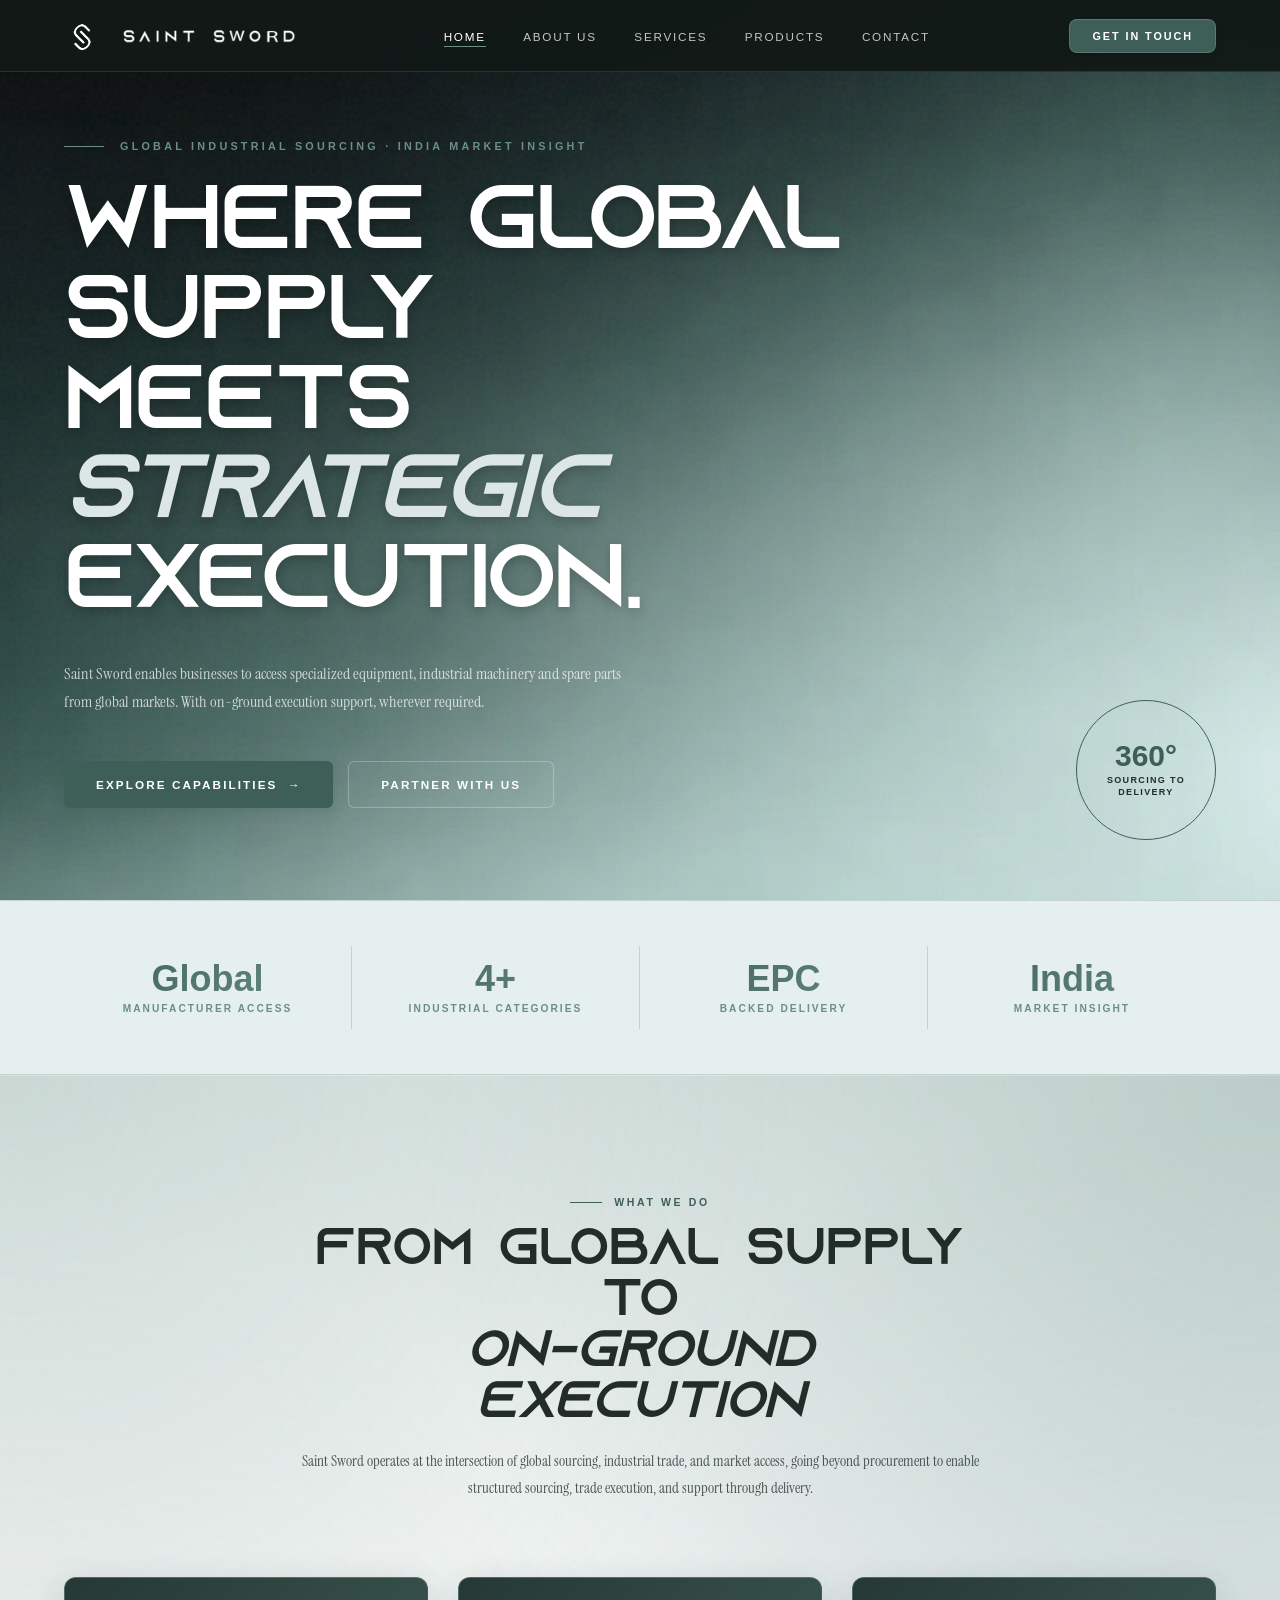
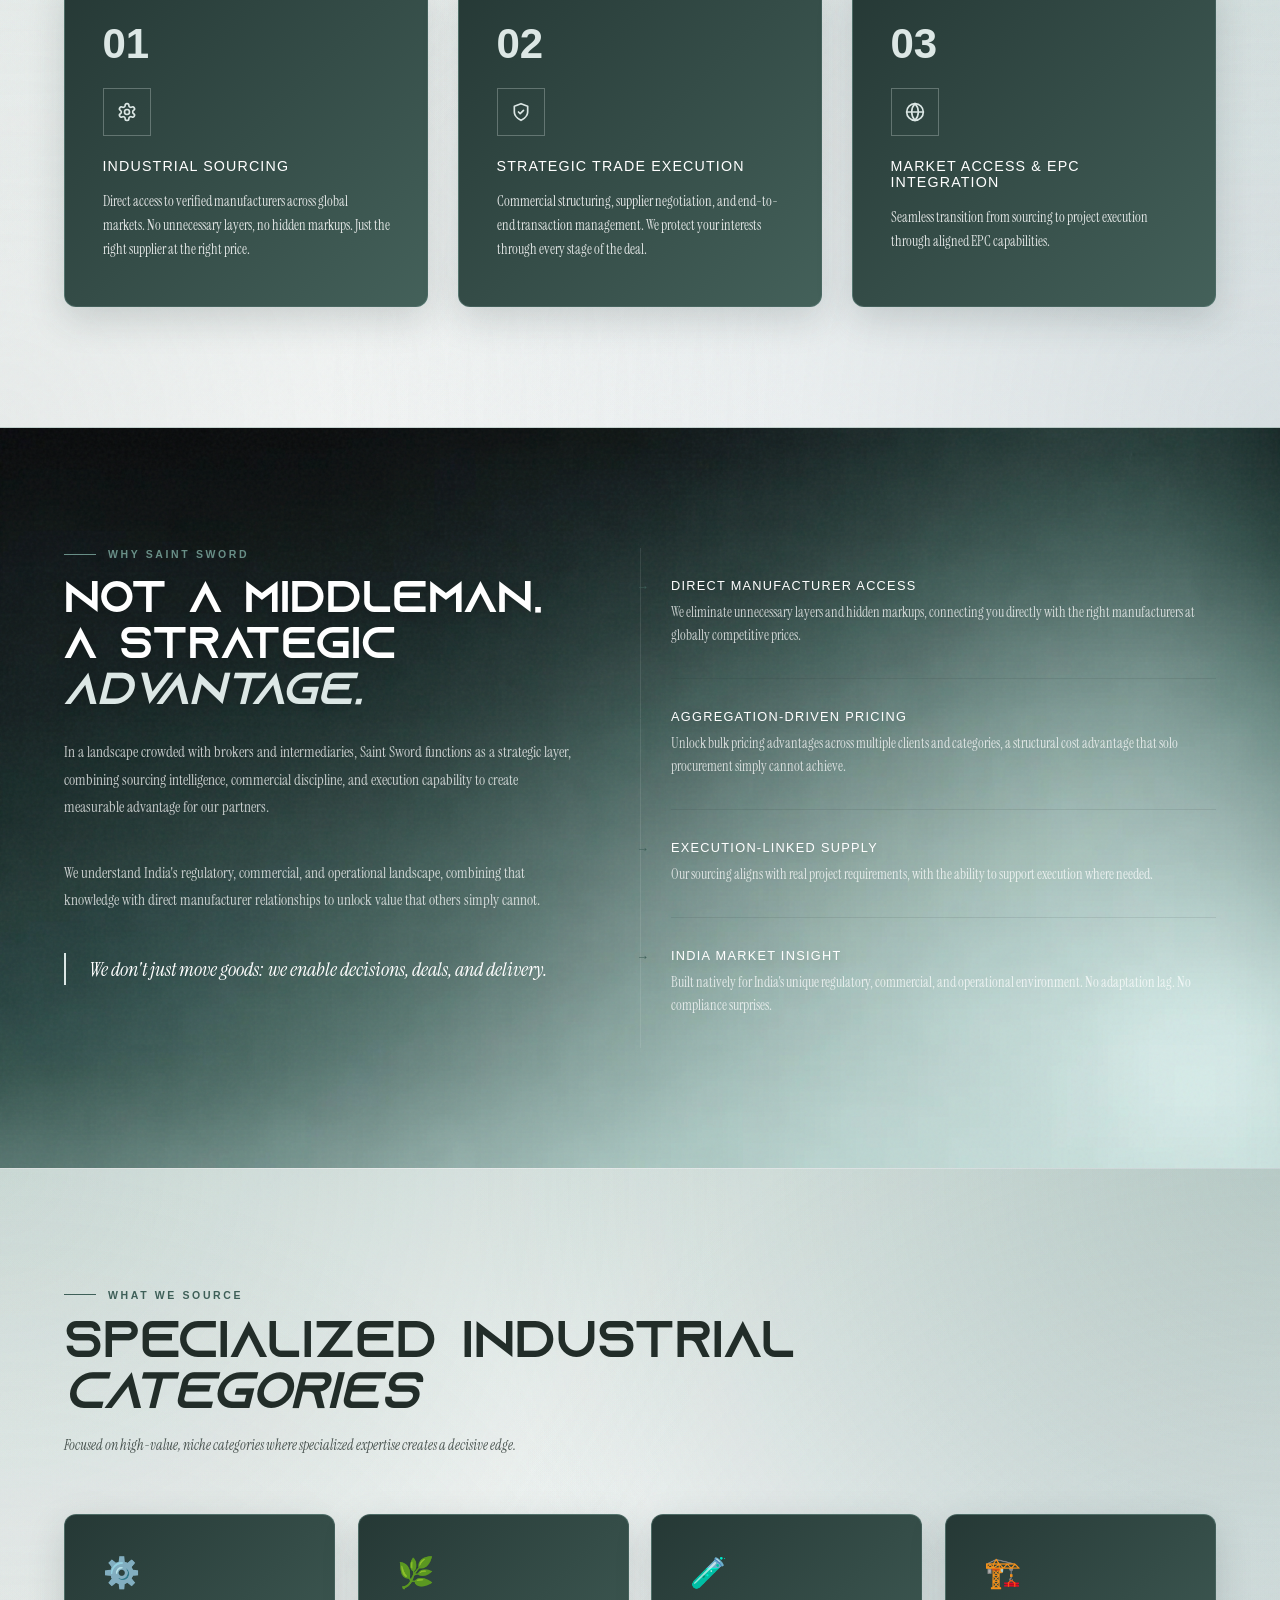
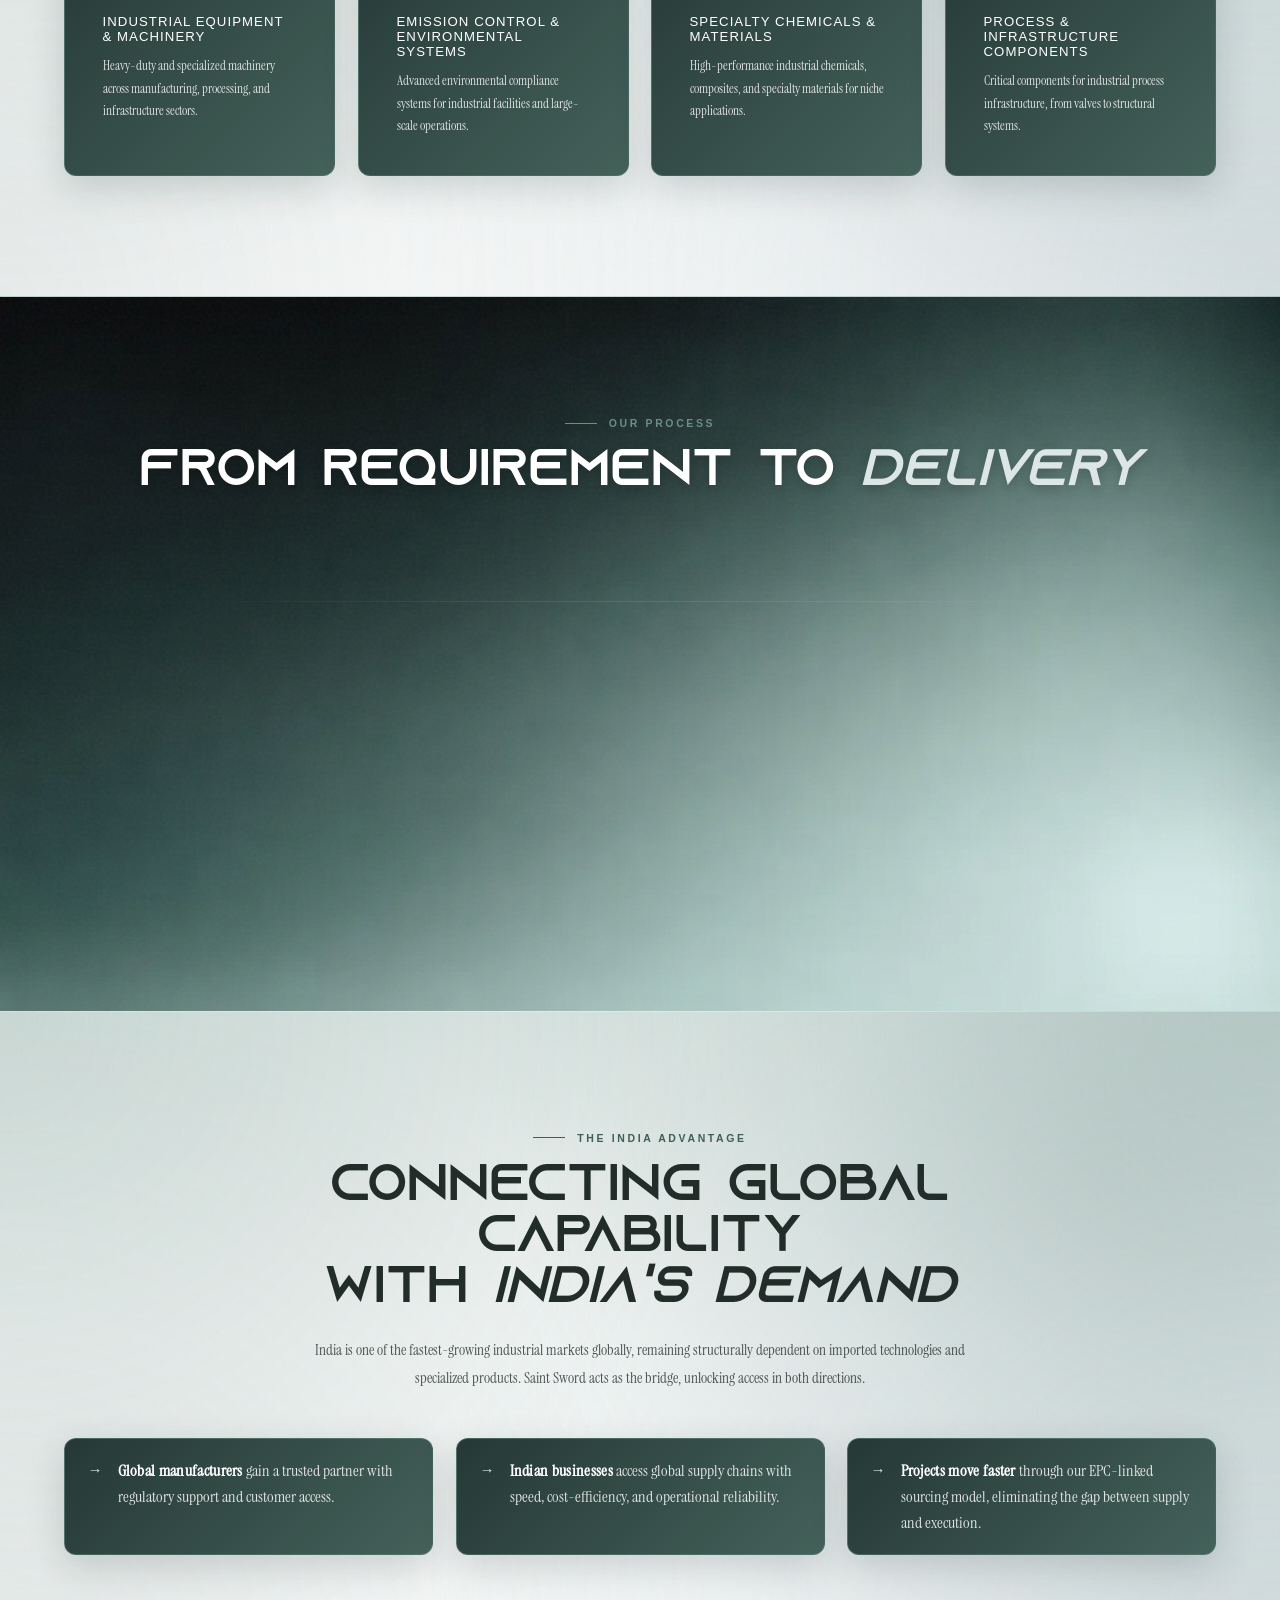
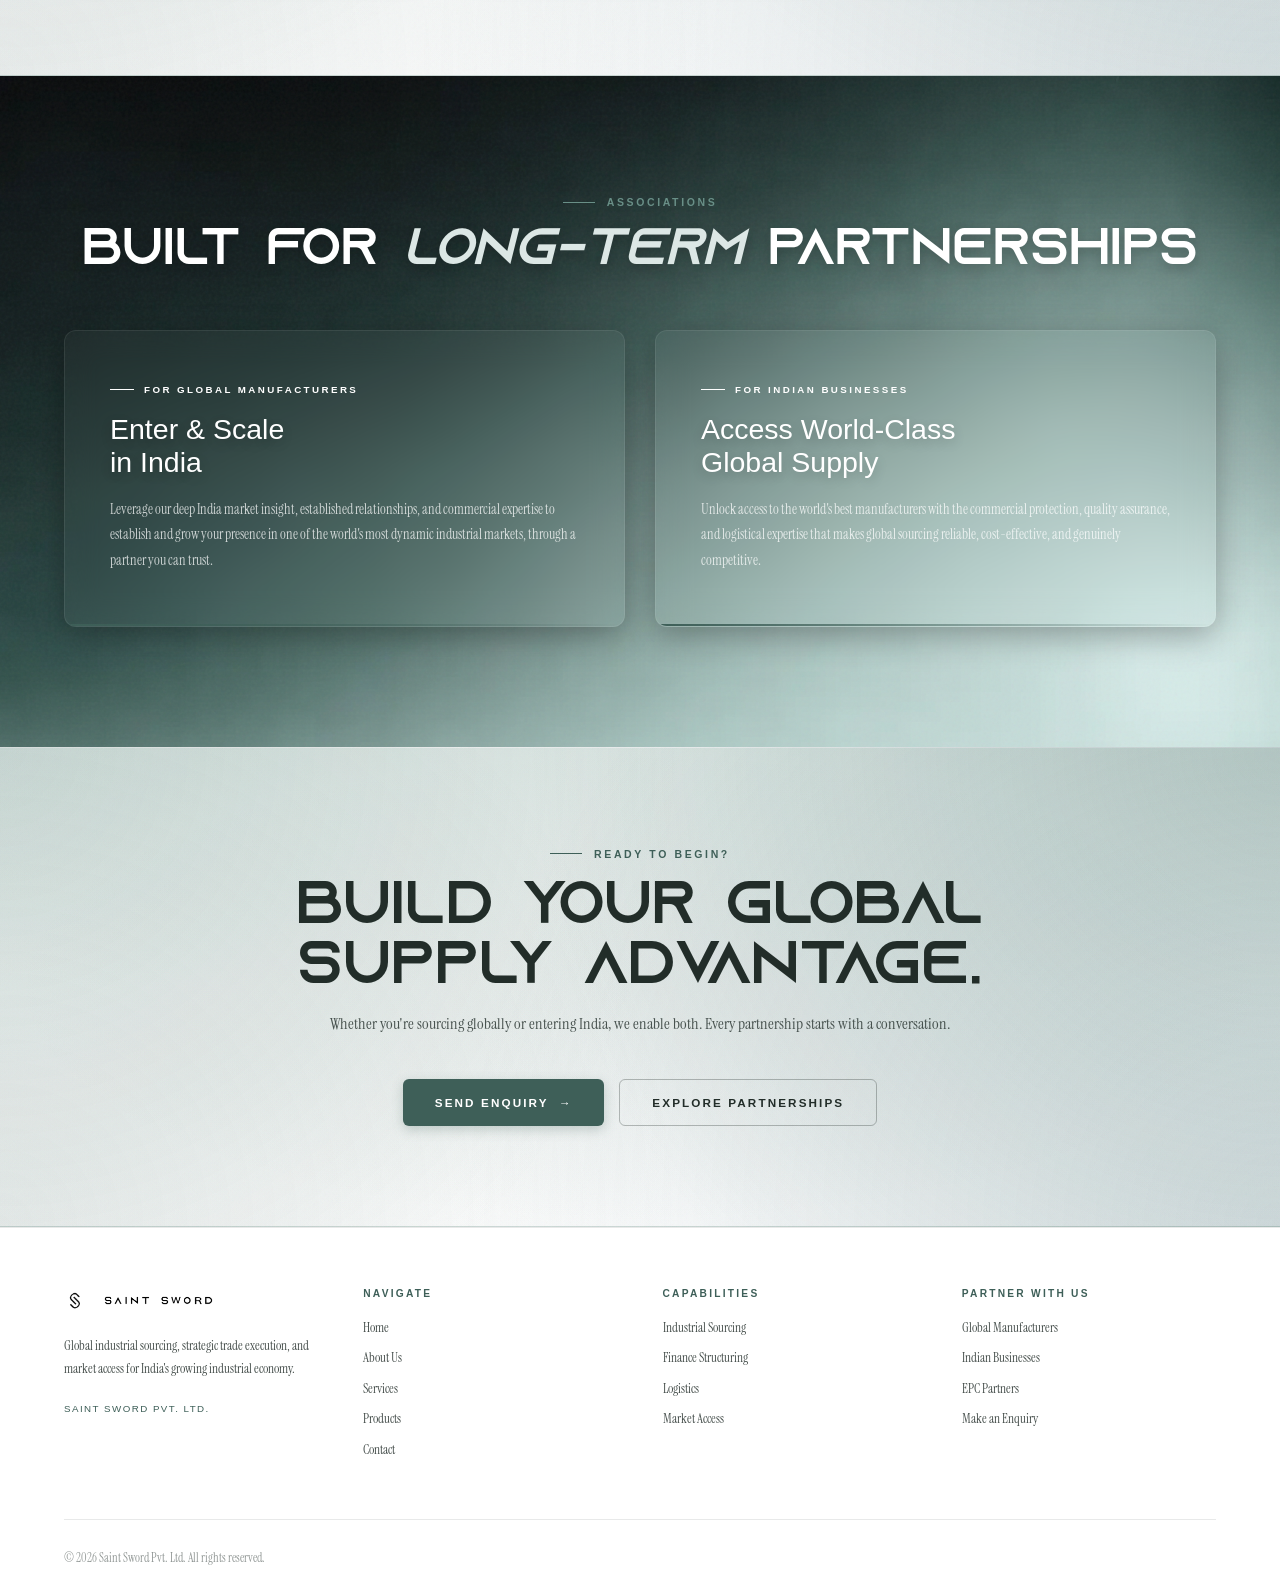
<file: index.html>
<!DOCTYPE html>
<html lang="en">

<head>
  <meta charset="UTF-8">
  <meta name="viewport" content="width=device-width, initial-scale=1.0">
  <meta name="description"
    content="Saint Sword is a premier global industrial sourcing and strategic trade execution firm, specializing in market access for India's growing industrial economy.">
  <meta name="theme-color" content="#0E1412">
  <title>Saint Sword Pvt. Ltd. — Global Industrial Sourcing</title>

  <!-- Favicon -->
  <link rel="icon" type="image/png" href="assets/images/logo.png">

  <!-- DNS prefetch for Google Fonts -->
  <link rel="dns-prefetch" href="https://fonts.googleapis.com">
  <link rel="dns-prefetch" href="https://fonts.gstatic.com">

  <!-- Fonts -->
  <link rel="preconnect" href="https://fonts.googleapis.com">
  <link rel="preconnect" href="https://fonts.gstatic.com" crossorigin>
  <link href="https://fonts.googleapis.com/css2?family=Instrument+Serif:ital@0;1&display=swap" rel="stylesheet">
  <link rel="canonical" href="https://saintsword.in/">

  <!-- Custom Styles -->
  <link rel="stylesheet" href="css/style.css?v=3">
</head>

<body>

  <!-- ═══ NAVIGATION ═══ -->
  <nav>
    <div class="nav-logo" onclick="showPage('home')" role="button" aria-label="Saint Sword Home" tabindex="0"
      onkeydown="if(event.key === 'Enter' || event.key === ' ') { showPage('home'); event.preventDefault(); }">
      <div class="nav-logo-mark">
        <picture>
          <source srcset="assets/images/logo.webp" type="image/webp">
          <img src="assets/images/logo.png" alt="Saint Sword Logo" width="32" height="32" decoding="async">
        </picture>
      </div>
      <div class="nav-logo-text">
        <picture>
          <source srcset="assets/images/logo-text.webp" type="image/webp">
          <img src="assets/images/logo-text.png" alt="SAINT SWORD" width="120" height="28" decoding="async">
        </picture>
      </div>
    </div>
    <ul class="nav-links">
      <li><a href="#" onclick="showPage('home', event)" class="active" id="nav-home">Home</a></li>
      <li><a href="#" onclick="showPage('about', event)" id="nav-about">About Us</a></li>
      <li><a href="#" onclick="showPage('services', event)" id="nav-services">Services</a></li>
      <li><a href="#" onclick="showPage('products', event)" id="nav-products">Products</a></li>
      <li><a href="#" onclick="showPage('contact', event)" id="nav-contact">Contact</a></li>
    </ul>
    <button class="nav-cta" onclick="showPage('contact')">Get in Touch</button>
    <div class="hamburger" onclick="toggleMobile()" id="hamburger" role="button" aria-label="Toggle navigation menu"
      tabindex="0"
      onkeydown="if(event.key === 'Enter' || event.key === ' ') { toggleMobile(); event.preventDefault(); }">
      <span></span><span></span><span></span>
    </div>
  </nav>

  <div class="mobile-menu" id="mobileMenu">
    <div class="mobile-logo" onclick="showPage('home');toggleMobile()" role="button" aria-label="Saint Sword Home"
      tabindex="0"
      onkeydown="if(event.key === 'Enter' || event.key === ' ') { showPage('home'); toggleMobile(); event.preventDefault(); }"
      style="display: flex; align-items: center; gap: 10px; cursor: pointer;">
      <div class="nav-logo-mark" style="width: 40px; height: 40px;">
        <picture style="display: flex; align-items: center; justify-content: center; width: 100%; height: 100%;">
          <source srcset="assets/images/logo.webp" type="image/webp">
          <img src="assets/images/logo.png" alt="Logo" width="40" height="40" decoding="async">
        </picture>
      </div>
      <div class="nav-logo-text" style="height: 30px;">
        <picture style="display: flex; align-items: center; height: 100%;">
          <source srcset="assets/images/logo-text.webp" type="image/webp">
          <img src="assets/images/logo-text.png" alt="SAINT SWORD" width="120" height="30" decoding="async"
            style="height: 100%; width: auto; filter: brightness(0) invert(1);">
        </picture>
      </div>
    </div>
    <a href="#" onclick="showPage('home', event);toggleMobile()">Home</a>
    <a href="#" onclick="showPage('about', event);toggleMobile()">About Us</a>
    <a href="#" onclick="showPage('services', event);toggleMobile()">Services</a>
    <a href="#" onclick="showPage('products', event);toggleMobile()">Products</a>
    <a href="#" onclick="showPage('contact', event);toggleMobile()">Contact</a>
  </div>

  <!-- ═══════════════════════════════════════
       HOME PAGE
  ════════════════════════════════════════ -->
  <main id="main-content">
    <div class="page active" id="page-home">

      <!-- Hero -->
      <section class="hero atmospheric-gradient">
        <div class="hero-grid-lines"></div>
        <div class="hero-content">
          <div class="hero-eyebrow">Global Industrial Sourcing · India Market Insight</div>
          <h1>Where Global Supply<br>Meets <em>Strategic</em><br>Execution.</h1>
          <p class="hero-sub">Saint Sword enables businesses to access specialized equipment, industrial machinery and
            spare parts from global markets. With on-ground execution support, wherever required.</p>
          <div class="hero-btns">
            <button class="btn-primary" onclick="showPage('services')">Explore Capabilities <span
                class="btn-arrow">→</span></button>
            <button class="btn-outline" onclick="showPage('contact')">Partner With Us</button>
          </div>
        </div>
        <div class="hero-badge">
          <span class="hero-badge-num">360°</span>
          <span class="hero-badge-text">Sourcing to<br>Delivery</span>
        </div>
      </section>

      <!-- Stats -->
      <div class="stats-strip">
        <div class="container">
          <div class="stat-item">
            <span class="stat-num">Global</span>
            <span class="stat-label">Manufacturer Access</span>
          </div>
          <div class="stat-item">
            <span class="stat-num">4+</span>
            <span class="stat-label">Industrial Categories</span>
          </div>
          <div class="stat-item">
            <span class="stat-num">EPC</span>
            <span class="stat-label">Backed Delivery</span>
          </div>
          <div class="stat-item">
            <span class="stat-num">India</span>
            <span class="stat-label">Market Insight</span>
          </div>
        </div>
      </div>

      <!-- What We Do -->
      <section class="pillars light-atmospheric-gradient">
        <div class="container">
          <div class="pillars-header">
            <div class="label">What We Do</div>
            <h2>From Global Supply to<br><em>On-Ground Execution</em></h2>
            <p>Saint Sword operates at the intersection of global sourcing, industrial trade, and market access, going
              beyond procurement to enable structured sourcing, trade execution, and support through delivery.</p>
          </div>
          <div class="grid-3">
            <div class="pillar-card">
              <span class="pillar-num">01</span>
              <div class="pillar-icon">
                <svg xmlns="http://www.w3.org/2000/svg" width="20" height="20" viewBox="0 0 24 24" fill="none"
                  stroke="currentColor" stroke-width="2" stroke-linecap="round" stroke-linejoin="round">
                  <path
                    d="M12.22 2h-.44a2 2 0 0 0-2 2v.18a2 2 0 0 1-1 1.73l-.43.25a2 2 0 0 1-2 0l-.15-.08a2 2 0 0 0-2.73.73l-.22.38a2 2 0 0 0 .73 2.73l.15.1a2 2 0 0 1 1 1.72v.51a2 2 0 0 1-1 1.74l-.15.09a2 2 0 0 0-.73 2.73l.22.38a2 2 0 0 0 2.73.73l.15-.08a2 2 0 0 1 2 0l.43.25a2 2 0 0 1 1 1.73V20a2 2 0 0 0 2 2h.44a2 2 0 0 0 2-2v-.18a2 2 0 0 1 1-1.73l.43-.25a2 2 0 0 1 2 0l.15.08a2 2 0 0 0 2.73-.73l.22-.39a2 2 0 0 0-.73-2.73l-.15-.08a2 2 0 0 1-1-1.74v-.5a2 2 0 0 1 1-1.74l.15-.09a2 2 0 0 0 .73-2.73l-.22-.38a2 2 0 0 0-2.73-.73l-.15.08a2 2 0 0 1-2 0l-.43-.25a2 2 0 0 1-1-1.73V4a2 2 0 0 0-2-2z" />
                  <circle cx="12" cy="12" r="3" />
                </svg>
              </div>
              <h3>Industrial Sourcing</h3>
              <p>Direct access to verified manufacturers across global markets. No unnecessary layers, no hidden
                markups.
                Just the right supplier at the right price.</p>
            </div>
            <div class="pillar-card">
              <span class="pillar-num">02</span>
              <div class="pillar-icon">
                <svg xmlns="http://www.w3.org/2000/svg" width="20" height="20" viewBox="0 0 24 24" fill="none"
                  stroke="currentColor" stroke-width="2" stroke-linecap="round" stroke-linejoin="round">
                  <path d="M12 22s8-4 8-10V5l-8-3-8 3v7c0 6 8 10 8 10" />
                  <path d="m9 12 2 2 4-4" />
                </svg>
              </div>
              <h3>Strategic Trade Execution</h3>
              <p>Commercial structuring, supplier negotiation, and end-to-end transaction management. We protect your
                interests through every stage of the deal.</p>
            </div>
            <div class="pillar-card">
              <span class="pillar-num">03</span>
              <div class="pillar-icon">
                <svg xmlns="http://www.w3.org/2000/svg" width="20" height="20" viewBox="0 0 24 24" fill="none"
                  stroke="currentColor" stroke-width="2" stroke-linecap="round" stroke-linejoin="round">
                  <circle cx="12" cy="12" r="10" />
                  <path d="M12 2a14.5 14.5 0 0 0 0 20" />
                  <path d="M2 12h20" />
                  <path d="M12 2a14.5 14.5 0 0 1 0 20" />
                </svg>
              </div>
              <h3>Market Access & EPC Integration</h3>
              <p>Seamless transition from sourcing to project execution through aligned EPC capabilities.</p>
            </div>
          </div>
        </div>
      </section>

      <!-- Why Saint Sword -->
      <section class="why atmospheric-gradient">
        <div class="container">
          <div class="why-grid">
            <div class="why-content">
              <div class="label">Why Saint Sword</div>
              <h2>Not a Middleman.<br>A Strategic <em>Advantage.</em></h2>
              <p>In a landscape crowded with brokers and intermediaries, Saint Sword functions as a strategic layer,
                combining sourcing intelligence, commercial discipline, and execution capability to create measurable
                advantage for our partners.</p>
              <p>We understand India's regulatory, commercial, and operational landscape, combining that knowledge with
                direct manufacturer relationships to unlock value that others simply cannot.</p>
              <div class="why-closing">
                We don't just move goods: we enable decisions, deals, and delivery.
              </div>
            </div>
            <div class="why-features">
              <div class="why-feature">
                <h4>Direct Manufacturer Access</h4>
                <p>We eliminate unnecessary layers and hidden markups, connecting you directly with the right
                  manufacturers at globally competitive prices.</p>
              </div>
              <div class="why-feature">
                <h4>Aggregation-Driven Pricing</h4>
                <p>Unlock bulk pricing advantages across multiple clients and categories, a structural cost advantage
                  that
                  solo procurement simply cannot achieve.</p>
              </div>
              <div class="why-feature">
                <h4>Execution-Linked Supply</h4>
                <p>Our sourcing aligns with real project requirements, with the ability to support execution where
                  needed.
                </p>
              </div>
              <div class="why-feature">
                <h4>India Market Insight</h4>
                <p>Built natively for India's unique regulatory, commercial, and operational environment. No adaptation
                  lag. No compliance surprises.</p>
              </div>
            </div>
          </div>
        </div>
      </section>

      <!-- What We Source -->
      <section class="source-section light-atmospheric-gradient">
        <div class="container">
          <div class="source-header">
            <div class="label">What We Source</div>
            <h2>Specialized Industrial<br><em>Categories</em></h2>
            <p>Focused on high-value, niche categories where specialized expertise creates a decisive edge.</p>
          </div>
          <div class="grid-4">
            <div class="source-card">
              <span class="source-icon">⚙️</span>
              <h3>Industrial Equipment & Machinery</h3>
              <p>Heavy-duty and specialized machinery across manufacturing, processing, and infrastructure sectors.</p>
            </div>
            <div class="source-card">
              <span class="source-icon">🌿</span>
              <h3>Emission Control & Environmental Systems</h3>
              <p>Advanced environmental compliance systems for industrial facilities and large-scale operations.</p>
            </div>
            <div class="source-card">
              <span class="source-icon">🧪</span>
              <h3>Specialty Chemicals & Materials</h3>
              <p>High-performance industrial chemicals, composites, and specialty materials for niche applications.</p>
            </div>
            <div class="source-card">
              <span class="source-icon">🏗️</span>
              <h3>Process & Infrastructure Components</h3>
              <p>Critical components for industrial process infrastructure, from valves to structural systems.</p>
            </div>
          </div>
        </div>
      </section>

      <!-- Process -->
      <section class="process atmospheric-gradient">
        <div class="container">
          <div class="process-header">
            <div class="label" style="justify-content:center">Our Process</div>
            <h2>From Requirement to <em>Delivery</em></h2>
          </div>
          <div class="process-steps">
            <div class="process-step">
              <div class="step-num">01</div>
              <h4>Requirement Mapping</h4>
              <p>Deep-dive into your technical and commercial requirements to define the sourcing brief.</p>
            </div>
            <div class="process-step">
              <div class="step-num">02</div>
              <h4>Supplier Identification</h4>
              <p>We identify and shortlist verified global manufacturers with proven capability.</p>
            </div>
            <div class="process-step">
              <div class="step-num">03</div>
              <h4>Commercial Structuring</h4>
              <p>Negotiate pricing, payment terms, and contractual protections on your behalf.</p>
            </div>
            <div class="process-step">
              <div class="step-num">04</div>
              <h4>Quality Validation</h4>
              <p>Factory inspections and quality assurance before goods leave the source country.</p>
            </div>
            <div class="process-step">
              <div class="step-num">05</div>
              <h4>Logistics & Compliance</h4>
              <p>End-to-end shipping coordination, import compliance, and documentation management.</p>
            </div>
            <div class="process-step">
              <div class="step-num">06</div>
              <h4>Delivery & Integration</h4>
              <p>Final mile delivery and seamless integration with your project or facility.</p>
            </div>
          </div>
        </div>
      </section>

      <!-- Bridge -->
      <section class="bridge light-atmospheric-gradient">
        <div class="container">
          <div class="label" style="justify-content:center">The India Advantage</div>
          <h2>Connecting Global Capability<br>with <em>India's Demand</em></h2>
          <p>India is one of the fastest-growing industrial markets globally, remaining structurally dependent on
            imported
            technologies and specialized products. Saint Sword acts as the bridge, unlocking access in both directions.
          </p>
          <div class="bridge-items">
            <div class="bridge-item">
              <span class="bridge-item-icon">→</span>
              <p><strong style="color: var(--white); font-weight: 700; letter-spacing: 0.02em;">Global
                  manufacturers</strong>
                gain a trusted partner with regulatory
                support and customer access.</p>
            </div>
            <div class="bridge-item">
              <span class="bridge-item-icon">→</span>
              <p><strong style="color: var(--white); font-weight: 700; letter-spacing: 0.02em;">Indian
                  businesses</strong>
                access global supply chains with speed,
                cost-efficiency, and operational reliability.</p>
            </div>
            <div class="bridge-item">
              <span class="bridge-item-icon">→</span>
              <p><strong style="color: var(--white); font-weight: 700; letter-spacing: 0.02em;">Projects move
                  faster</strong>
                through our EPC-linked sourcing model,
                eliminating the gap between supply and execution.</p>
            </div>
          </div>
        </div>
      </section>

      <!-- Partnership -->
      <section class="partners atmospheric-gradient">
        <div class="container">
          <div class="label" style="justify-content:center">Associations</div>
          <h2>Built for <em>Long-Term</em> Partnerships</h2>
          <div class="partner-cards">
            <div class="partner-card" onclick="showPage('contact', null, 'India Market Entry (Global Manufacturers)')"
              style="cursor: pointer;">
              <div class="partner-type">For Global Manufacturers</div>
              <h3>Enter & Scale<br>in India</h3>
              <p>Leverage our deep India market insight, established relationships, and commercial expertise to
                establish
                and grow your presence in one of the world's most dynamic industrial markets, through a partner you can
                trust.</p>
            </div>
            <div class="partner-card" onclick="showPage('contact', null, 'Industrial Sourcing Requirement')"
              style="cursor: pointer;">
              <div class="partner-type">For Indian Businesses</div>
              <h3>Access World-Class<br>Global Supply</h3>
              <p>Unlock access to the world's best manufacturers with the commercial protection, quality assurance, and
                logistical expertise that makes global sourcing reliable, cost-effective, and genuinely competitive.</p>
            </div>
          </div>
        </div>
      </section>

      <!-- CTA -->
      <section class="cta-band light-atmospheric-gradient">
        <div class="container">
          <div class="label" style="justify-content:center">Ready to Begin?</div>
          <h2>Build Your Global<br>Supply Advantage.</h2>
          <p>Whether you're sourcing globally or entering India, we enable both. Every partnership starts with a
            conversation.</p>
          <div class="cta-btns">
            <button class="btn-primary" onclick="showPage('contact')">Send Enquiry <span
                class="btn-arrow">→</span></button>
            <button class="btn-outline" onclick="showPage('contact')">Explore Partnerships</button>
          </div>
        </div>
      </section>

    </div>

    <!-- ═══════════════════════════════════════
       ABOUT PAGE
  ════════════════════════════════════════ -->
    <div class="page" id="page-about">

      <div class="about-hero atmospheric-gradient">
        <div class="about-hero-grid"></div>
        <div class="about-hero-content container">
          <div class="label">About Saint Sword</div>
          <h1>Building the Infrastructure<br>Behind <em>Global Trade</em></h1>
          <p>We exist to bridge the gap between industrial access and operational friction.</p>
        </div>
      </div>

      <section class="about-story light-atmospheric-gradient">
        <div class="container">
          <div class="about-story-grid">
            <div class="about-story-side">
              <div class="label">Our Story</div>
              <h3>The Problem<br>We Were <em>Built to Solve</em></h3>
              <div class="positioning">
                <p>Better sourcing begins with better decisions</p>
              </div>
            </div>
            <div class="about-story-main">
              <p>Industrial demand in India continues to grow across infrastructure, energy, and manufacturing. Yet
                access
                to the right supply remains fragmented. Supplier discovery lacks structure, pricing varies widely, and
                multiple layers often increase cost without improving outcomes.</p>
              <p>Sourcing decisions are also not always aligned with on-ground realities. This leads to delays,
                inefficiencies, and avoidable commercial risk.</p>
              <p>Over time, these gaps have become accepted.</p>
              <p>Saint Sword addresses this by bringing a more structured and commercially disciplined approach to
                sourcing; grounded in global supply dynamics and real execution considerations in India.</p>
            </div>
          </div>
        </div>
      </section>

      <section class="vision-section atmospheric-gradient">
        <div class="container">
          <div class="grid-2">
            <div>
              <div class="label">Our Vision</div>
              <h2>Where Reliability <br> Becomes <em>Reputation<br></em></h2>
              <p>We aim to build long-term trust by working with the right partners, maintaining clarity in every
                transaction, and following through with consistency.</p>
              <p style="margin-top:1.5rem;">Over time, the goal is to build a dependable presence in industrial trade -
                one that clients rely on when decisions carry real commercial weight.</p>
            </div>
            <div style="display:flex;align-items:center;">
              <blockquote>
                "To earn trust through judgment that endures, not transactions that pass."
              </blockquote>
            </div>
          </div>
        </div>
      </section>

      <section class="founder-section">
        <div class="container">
          <div class="founder-grid">
            <div class="founder-visual">
              <div class="founder-frame">
                <picture>
                  <source srcset="assets/images/raahil-talwar.webp" type="image/webp">
                  <img src="assets/images/raahil-talwar.png" alt="Raahil Talwar" loading="lazy" decoding="async"
                    width="300" height="400">
                </picture>
              </div>
              <div class="founder-name-plate">
                <h4>Raahil Talwar</h4>
                <span>Managing Director & CEO</span>
              </div>
            </div>
            <div class="founder-content">
              <div class="label">Team</div>
              <p>Raahil Talwar founded Saint Sword with a clear focus to bring greater structure, clarity, and
                reliability
                into industrial sourcing and trade.</p>
              <p>The traditional model often lacks transparency, depth of relationships, and alignment with real project
                needs. There is a clear opportunity to operate differently by combining better market understanding,
                access to specialized categories, and a more disciplined approach to commercial execution.</p>
              <p>Raahil's focus is on building Saint Sword at that intersection, where supply decisions are informed,
                transactions are well-structured, and outcomes are dependable.</p>
              <p>Beyond facilitating trade, the company is designed to add value across the process, from identifying
                the
                right suppliers to supporting delivery where required. This is the foundation on which the company is
                being built.</p>
              <div style="margin-top:2.5rem;">
                <a href="https://linkedin.com/in/raahiltalwar" class="btn-primary" target="_blank"
                  rel="noopener noreferrer">Connect with Raahil <span class="btn-arrow">→</span></a>
              </div>
            </div>
          </div>
        </div>
      </section>

      <section class="cta-band atmospheric-gradient">
        <div class="container">
          <h2>Partner with Us</h2>
          <p>Whether you're a global manufacturer seeking India entry or an Indian business seeking global supply, let's
            talk.</p>
          <div class="cta-btns">
            <button class="btn-primary" onclick="showPage('contact')">Send Enquiry <span
                class="btn-arrow">→</span></button>
            <button class="btn-outline" onclick="showPage('services')">Explore Our Services</button>
          </div>
        </div>
      </section>

    </div>

    <!-- ═══════════════════════════════════════
       SERVICES PAGE
  ════════════════════════════════════════ -->
    <div class="page" id="page-services">

      <div class="services-hero atmospheric-gradient">
        <div class="container" style="position:relative;z-index:2">
          <div class="label">Our Capabilities</div>
          <h1>What We <em>Do</em></h1>
          <p>Our integrated capabilities are designed to move seamlessly from requirement to delivery across
            geographies,
            categories, and project scales.</p>
        </div>
      </div>

      <div class="service-block light-atmospheric-gradient">
        <div class="service-item" id="service-1">
          <div class="service-meta">
            <span class="service-num">01</span>
            <div class="label">Core Capability</div>
            <h2>Global Industrial Sourcing</h2>
            <p>We identify, validate, and engage the right manufacturers for your specific industrial requirement across
              global markets, with speed precision, and commercial intelligence.</p>
            <ul class="service-list">
              <li>Supplier identification and market mapping</li>
              <li>Factory visits and on-ground validation</li>
              <li>Competitive price negotiation</li>
              <li>Sample procurement and technical review</li>
              <li>Manufacturer relationship management</li>
            </ul>
          </div>
          <div class="service-visual">
            <picture>
              <source srcset="assets/images/global_industrial_sourcing.webp" type="image/webp">
              <img src="assets/images/global_industrial_sourcing.jpg" alt="Global Industrial Sourcing" loading="lazy"
                decoding="async" width="800" height="800">
            </picture>
          </div>
        </div>
      </div>

      <div class="service-block light-atmospheric-gradient">
        <div class="service-item reverse" id="service-2">
          <div class="service-meta">
            <span class="service-num">02</span>
            <div class="label">Commercial Layer</div>
            <h2>Trading & Commercial Structuring</h2>
            <p>Beyond sourcing, we manage the commercial architecture of every deal ensuring that pricing, payment
              terms,
              and contractual frameworks are structured in your best interest.</p>
            <ul class="service-list">
              <li>Deal negotiation and term structuring</li>
              <li>Contract drafting and review support</li>
              <li>Risk identification and mitigation</li>
              <li>Payment terms and LC management</li>
              <li>Multi-party commercial coordination</li>
            </ul>
          </div>
          <div class="service-visual">
            <picture>
              <source srcset="assets/images/commercial_structuring.webp" type="image/webp">
              <img src="assets/images/commercial_structuring.jpg" alt="Commercial Structuring" loading="lazy"
                decoding="async" width="800" height="800">
            </picture>
          </div>
        </div>
      </div>

      <div class="service-block light-atmospheric-gradient">
        <div class="service-item" id="service-3">
          <div class="service-meta">
            <span class="service-num">03</span>
            <div class="label">Logistics & Compliance</div>
            <h2>Supply Chain Execution</h2>
            <p>From factory floor to project site, we manage the full execution pipeline, coordinating logistics,
              navigating import compliance, and ensuring on-time intact delivery.</p>
            <ul class="service-list">
              <li>Freight coordination (sea and air)</li>
              <li>Import documentation and compliance</li>
              <li>Customs clearance management</li>
              <li>Last-mile delivery coordination</li>
              <li>Quality inspection at source</li>
            </ul>
          </div>
          <div class="service-visual">
            <picture>
              <source srcset="assets/images/supply_chain_execution.webp" type="image/webp">
              <img src="assets/images/supply_chain_execution.jpg" alt="Supply Chain Execution" loading="lazy"
                decoding="async" width="800" height="800">
            </picture>
          </div>
        </div>
      </div>

      <div class="service-block light-atmospheric-gradient">
        <div class="service-item reverse" id="service-4">
          <div class="service-meta">
            <span class="service-num">04</span>
            <div class="label">India Market Entry</div>
            <h2>Market Access (India)</h2>
            <p>For global manufacturers, we provide the local intelligence, customer access, and commercial support
              needed
              to establish a meaningful, scalable presence in the Indian industrial market.</p>
            <ul class="service-list">
              <li>India market entry strategy</li>
              <li>Customer identification and introductions</li>
              <li>Regulatory and compliance guidance</li>
              <li>EPC partner integration</li>
              <li>Ongoing commercial representation</li>
            </ul>
          </div>
          <div class="service-visual">
            <picture>
              <source srcset="assets/images/india_market_access.webp" type="image/webp">
              <img src="assets/images/india_market_access.jpg" alt="India Market Access" loading="lazy" decoding="async"
                width="800" height="800">
            </picture>
          </div>
        </div>
      </div>

      <section class="cta-band atmospheric-gradient">
        <div class="container">
          <h2>Need a Specific<br><em>Capability?</em></h2>
          <p>Every engagement is tailored. Tell us your requirement and we'll structure the right solution.</p>
          <div class="cta-btns">
            <button class="btn-primary" onclick="showPage('contact')">Discuss Your Requirement <span
                class="btn-arrow">→</span></button>
            <button class="btn-outline" onclick="showPage('products')">View Product Categories</button>
          </div>
        </div>
      </section>

    </div>

    <!-- ═══════════════════════════════════════
       PRODUCTS PAGE
  ════════════════════════════════════════ -->
    <div class="page" id="page-products">

      <div class="products-hero atmospheric-gradient">
        <div class="container" style="position:relative;z-index:2">
          <div class="label">Industrial Categories</div>
          <h1>What We <em>Source</em></h1>
          <p>We focus on specialized, high-value industrial categories where deep expertise and direct manufacturer
            relationships create genuine competitive advantage.</p>
        </div>
      </div>

      <section class="products-grid light-atmospheric-gradient">
        <div class="container">
          <div class="products-intro">
            <div class="label" style="justify-content:center">Our Sourcing Scope</div>
            <h2>Specialized. Niche. <em>Margin-Accretive.</em></h2>
            <p>Saint Sword focuses exclusively on industrial categories where specialized knowledge, supplier
              relationships, and sourcing discipline create measurable value.</p>
          </div>

          <div class="product-category open">
            <div class="product-cat-header" onclick="toggleCategory(this.parentNode)">
              <span class="product-cat-num">01</span>
              <div class="product-cat-title">
                <h3>Industrial Equipment & Machinery</h3>
                <p>Heavy-duty processing and manufacturing equipment</p>
              </div>
              <span class="product-cat-arrow">→</span>
            </div>
            <div class="product-cat-body">
              <div class="product-tags-wrapper">
                <div class="product-tags">
                  <span class="product-tag">Crushing & Grinding Equipment</span>
                  <span class="product-tag">Conveyors & Material Handling</span>
                  <span class="product-tag">Industrial Pumps & Compressors</span>
                  <span class="product-tag">Heat Exchangers</span>
                  <span class="product-tag">Mixing & Blending Systems</span>
                  <span class="product-tag">Filtration Equipment</span>
                  <span class="product-tag">Reactor Vessels</span>
                  <span class="product-tag">Industrial Dryers</span>
                  <span class="product-tag">Boilers & Pressure Vessels</span>
                </div>
              </div>
            </div>
          </div>

          <div class="product-category">
            <div class="product-cat-header" onclick="toggleCategory(this.parentNode)">
              <span class="product-cat-num">02</span>
              <div class="product-cat-title">
                <h3>Emission Control & Environmental Systems</h3>
                <p>Advanced environmental compliance and air quality management</p>
              </div>
              <span class="product-cat-arrow">→</span>
            </div>
            <div class="product-cat-body">
              <div class="product-tags-wrapper">
                <div class="product-tags">
                  <span class="product-tag">Electrostatic Precipitators (ESP)</span>
                  <span class="product-tag">Bag Filter Systems</span>
                  <span class="product-tag">Wet Scrubbers</span>
                  <span class="product-tag">Selective Catalytic Reduction (SCR)</span>
                  <span class="product-tag">Flue Gas Desulfurization</span>
                  <span class="product-tag">De-NOx Systems</span>
                  <span class="product-tag">Industrial Cyclones</span>
                  <span class="product-tag">Activated Carbon Systems</span>
                  <span class="product-tag">Catalytic Oxidise</span>
                  <span class="product-tag">Flare System</span>
                </div>
              </div>
            </div>
          </div>

          <div class="product-category">
            <div class="product-cat-header" onclick="toggleCategory(this.parentNode)">
              <span class="product-cat-num">03</span>
              <div class="product-cat-title">
                <h3>Specialty Chemicals & Materials</h3>
                <p>High-performance industrial chemicals, composites, and advanced materials</p>
              </div>
              <span class="product-cat-arrow">→</span>
            </div>
            <div class="product-cat-body">
              <div class="product-tags-wrapper">
                <div class="product-tags">
                  <span class="product-tag">Industrial Catalysts</span>
                  <span class="product-tag">Specialty Polymers & Resins</span>
                  <span class="product-tag">Activated Alumina & Silica Gel</span>
                  <span class="product-tag">Zeolites & Molecular Sieves</span>
                  <span class="product-tag">Corrosion Inhibitors</span>
                  <span class="product-tag">Advanced Composites</span>
                  <span class="product-tag">High-Performance Coatings</span>
                  <span class="product-tag">Industrial Lubricants & Additives</span>
                </div>
              </div>
            </div>
          </div>

          <div class="product-category">
            <div class="product-cat-header" onclick="toggleCategory(this.parentNode)">
              <span class="product-cat-num">04</span>
              <div class="product-cat-title">
                <h3>Process & Infrastructure Components</h3>
                <p>Critical components for industrial process and facility infrastructure</p>
              </div>
              <span class="product-cat-arrow">→</span>
            </div>
            <div class="product-cat-body">
              <div class="product-tags-wrapper">
                <div class="product-tags">
                  <span class="product-tag">Industrial Valves & Actuators</span>
                  <span class="product-tag">Instrumentation & Control Systems</span>
                  <span class="product-tag">Structural Steel & Fabrications</span>
                  <span class="product-tag">Process Piping Systems</span>
                  <span class="product-tag">Electrical Switchgear & Panels</span>
                  <span class="product-tag">Insulation Systems</span>
                  <span class="product-tag">Safety & Relief Equipment</span>
                  <span class="product-tag">Refractory Materials</span>
                  <span class="product-tag">Compressor Unit</span>
                  <span class="product-tag">Flow Meters</span>
                  <span class="product-tag">Pre-Fabricated Containers</span>
                </div>
              </div>
            </div>
          </div>

        </div>
      </section>

      <div class="products-note atmospheric-gradient">
        <div class="container" style="text-align:center">
          <div class="label" style="justify-content:center">Custom Requirements</div>
          <h3>Don't See Your Category?<br><em>That's exactly when you should call us.</em></h3>
          <p>Our sourcing capability extends beyond these categories. Tell us your requirement and we'll do the rest.
          </p>
          <button class="btn-primary" onclick="showPage('contact')">Discuss Your Requirement <span
              class="btn-arrow">→</span></button>
        </div>
      </div>

    </div>

    <!-- ═══════════════════════════════════════
       CONTACT PAGE
  ════════════════════════════════════════ -->
    <div class="page" id="page-contact">
      <div class="contact-page atmospheric-gradient">
        <div class="contact-grid">
          <div class="contact-info">
            <div class="label">Get in Touch</div>
            <h1>Let's Build <em>Together.</em></h1>
            <p>Every partnership starts with a conversation. Whether you have a specific requirement in mind or wish to
              explore with Saint Sword, we are here to support.</p>
            <div class="contact-details">
              <div class="contact-detail">
                <div class="detail-icon">
                  <svg viewBox="0 0 24 24">
                    <rect width="20" height="16" x="2" y="4" rx="2"></rect>
                    <path d="m22 7-8.97 5.7a1.94 1.94 0 0 1-2.06 0L2 7"></path>
                  </svg>
                </div>
                <div class="detail-text">
                  <h5>Email</h5>
                  <p>info@saintsword.in</p>
                </div>
              </div>
              <div class="contact-detail">
                <div class="detail-icon">
                  <svg viewBox="0 0 24 24">
                    <path
                      d="M22 16.92v3a2 2 0 0 1-2.18 2 19.79 19.79 0 0 1-8.63-3.07 19.5 19.5 0 0 1-6-6 19.79 19.79 0 0 1-3.07-8.67A2 2 0 0 1 4.11 2h3a2 2 0 0 1 2 1.72 12.84 12.84 0 0 0 .7 2.81 2 2 0 0 1-.45 2.11L8.09 9.91a16 16 0 0 0 6 6l1.27-1.27a2 2 0 0 1 2.11-.45 12.84 12.84 0 0 0 2.81.7A2 2 0 0 1 22 16.92z">
                    </path>
                  </svg>
                </div>
                <div class="detail-text">
                  <h5>Phone</h5>
                  <p>+91 99204 34321</p>
                </div>
              </div>
              <div class="contact-detail">
                <div class="detail-icon">
                  <svg viewBox="0 0 24 24">
                    <path d="M20 10c0 6-8 12-8 12s-8-6-8-12a8 8 0 0 1 16 0Z"></path>
                    <circle cx="12" cy="10" r="3"></circle>
                  </svg>
                </div>
                <div class="detail-text">
                  <h5>Registered Office</h5>
                  <p>Mumbai, India (Operating Globally)</p>
                </div>
              </div>
              <div class="contact-detail">
                <div class="detail-icon">
                  <svg viewBox="0 0 24 24">
                    <circle cx="12" cy="12" r="10"></circle>
                    <polyline points="12 6 12 12 16 14"></polyline>
                  </svg>
                </div>
                <div class="detail-text">
                  <h5>Response Time</h5>
                  <p>We respond to all enquiries within 24 business hours</p>
                </div>
              </div>
            </div>
          </div>

          <div class="contact-form-wrap">
            <h3>Send an Enquiry</h3>
            <form id="contactForm" action="https://formspree.io/f/xykojfkdjfkdjfkdjfdkjfdkfjkdjfdjffjkdfjfkdjfkdjlwqo"
              method="POST">
              <div class="form-row">
                <div class="form-group">
                  <label>Your Name <span style="color: var(--gold)">*</span></label>
                  <input type="text" id="f-name" name="name" autocomplete="name" placeholder="Full name" required>
                </div>
                <div class="form-group">
                  <label>Company <span style="color: var(--gold)">*</span></label>
                  <input type="text" id="f-company" name="company" autocomplete="organization"
                    placeholder="Company name" required>
                </div>
              </div>
              <div class="form-row">
                <div class="form-group">
                  <label>Email Address <span style="color: var(--gold)">*</span></label>
                  <input type="email" id="f-email" name="email" autocomplete="email" placeholder="you@company.com"
                    required>
                </div>
                <div class="form-group">
                  <label>Contact Number <span style="color: var(--gold)">*</span></label>
                  <input type="tel" id="f-whatsapp" name="whatsapp" autocomplete="tel"
                    placeholder="+ Country Code XXXXX XXXXX" required>
                </div>
              </div>
              <div class="form-group">
                <label>Enquiry Type <span style="color: var(--gold)">*</span></label>
                <select id="f-type" name="type" required>
                  <option value="">Select an option</option>
                  <option>Industrial Sourcing Requirement</option>
                  <option>Freight & Logistics</option>
                  <option>Financing & Commercial Structuring</option>
                  <option>India Market Entry (Global Manufacturers)</option>
                  <option>Partnership Exploration</option>
                  <option>Other</option>
                </select>
              </div>
              <div class="form-group">
                <label>Your Requirement <span style="color: var(--gold)">*</span></label>
                <textarea id="f-message" name="message" required
                  placeholder="Describe your requirement, product category, estimated volumes, and any other relevant details..."></textarea>
              </div>
              <button type="submit" class="form-submit">Send Enquiry <span class="btn-arrow">→</span></button>
            </form>
            <div class="form-success" id="formSuccess">
              <h4>Message Received.</h4>
              <p>Thank you for reaching out to Saint Sword. We'll review your enquiry and respond within 24 business
                hours.</p>
            </div>
          </div>
        </div>
      </div>
    </div>

  </main>

  <!-- ═══ FOOTER ═══ -->
  <footer>
    <div class="footer-grid">
      <div class="footer-brand">
        <span class="footer-logo" onclick="showPage('home')" role="button" aria-label="Saint Sword Home" tabindex="0"
          onkeydown="if(event.key === 'Enter' || event.key === ' ') { showPage('home'); event.preventDefault(); }">
          <div class="nav-logo-mark" style="width: 24px; height: 24px; margin-bottom: 0;">
            <picture style="display: flex; align-items: center; justify-content: center; width: 100%; height: 100%;">
              <source srcset="assets/images/logo.webp" type="image/webp">
              <img src="assets/images/logo.png" alt="Logo" width="24" height="24" decoding="async">
            </picture>
          </div>
          <div class="nav-logo-text" style="height: 22px;">
            <picture style="display: flex; align-items: center; height: 100%;">
              <source srcset="assets/images/logo-text.webp" type="image/webp">
              <img src="assets/images/logo-text.png" alt="SAINT SWORD" width="120" height="22" decoding="async"
                style="height: 100%; width: auto;">
            </picture>
          </div>
        </span>
        <p>Global industrial sourcing, strategic trade execution, and market access for India's growing industrial
          economy.</p>
        <div
          style="font-family:'Plus Jakarta Sans','Inter','Helvetica Neue',Helvetica,Arial,sans-serif;font-size:0.65rem;letter-spacing:0.15em;color:var(--gold);text-transform:uppercase;">
          Saint Sword Pvt. Ltd.</div>
      </div>
      <div class="footer-col">
        <h5>Navigate</h5>
        <ul>
          <li><a href="javascript:void(0)" onclick="showPage('home')">Home</a></li>
          <li><a href="javascript:void(0)" onclick="showPage('about')">About Us</a></li>
          <li><a href="javascript:void(0)" onclick="showPage('services')">Services</a></li>
          <li><a href="javascript:void(0)" onclick="showPage('products')">Products</a></li>
          <li><a href="javascript:void(0)" onclick="showPage('contact')">Contact</a></li>
        </ul>
      </div>
      <div class="footer-col">
        <h5>Capabilities</h5>
        <ul>
          <li><a href="javascript:void(0)" onclick="scrollToService(1)">Industrial Sourcing</a></li>
          <li><a href="javascript:void(0)" onclick="scrollToService(2)">Finance Structuring</a></li>
          <li><a href="javascript:void(0)" onclick="scrollToService(3)">Logistics</a></li>
          <li><a href="javascript:void(0)" onclick="scrollToService(4)">Market Access</a></li>
        </ul>
      </div>
      <div class="footer-col">
        <h5>Partner With Us</h5>
        <ul>
          <li><a href="javascript:void(0)"
              onclick="showPage('contact', null, 'India Market Entry (Global Manufacturers)')">Global Manufacturers</a>
          </li>
          <li><a href="javascript:void(0)" onclick="showPage('contact', null, 'Industrial Sourcing Requirement')">Indian
              Businesses</a></li>
          <li><a href="javascript:void(0)" onclick="showPage('contact', null, 'Partnership Exploration')">EPC
              Partners</a></li>
          <li><a href="javascript:void(0)" onclick="showPage('contact', null, 'Industrial Sourcing Requirement')">Make
              an Enquiry</a></li>
        </ul>
      </div>
    </div>
    <div class="footer-bottom">
      <p>© 2026 Saint Sword Pvt. Ltd. All rights reserved.</p>
    </div>
  </footer>
  <!-- Scripts -->
  <script src="js/script.js" defer></script>
</body>

</html>
</file>
<file: css/style.css>
@font-face {
  font-family: 'Azonix';
  src: url('../assets/fonts/Azonix.otf') format('opentype');
  font-weight: normal;
  font-style: normal;
  font-display: swap;
}

:root {
  --black: #FFFFFF;
  --deep: #F7FAF9;
  --navy: #F0F5F4;
  --steel: #E6EFEF;
  --gold: #3E5F58;
  --gold-light: #698F87;
  --gold-pale: #DCE7E5;
  --white: #222D29;
  --gray: #698F87;
  --muted: #345E6B;
  --border: rgba(62, 95, 88, 0.2);
  --border-light: rgba(34, 45, 41, 0.1);
}

*,
*::before,
*::after {
  margin: 0;
  padding: 0;
  box-sizing: border-box;
}

html {
  scroll-behavior: smooth;
  font-size: 13px;
  overflow-x: hidden;
  /* Prevent text size adjustment on orientation change in mobile browsers */
  -webkit-text-size-adjust: 100%;
}

@media (min-width: 1800px) {
  html { font-size: 14px; }
}

body {
  background: var(--deep);
  color: var(--white);
  font-family: 'Instrument Serif', Georgia, serif;
  overflow-x: hidden;
  cursor: default;
  /* Prevent horizontal scroll from long words */
  overflow-wrap: break-word;
  word-wrap: break-word;
}

/* Custom Selection Highlight */
::selection {
  background: var(--gold);
  color: var(--black);
}


img,
video,
canvas,
svg {
  max-width: 100%;
  height: auto;
  display: block;
}

/* Improve interaction on clickable elements (removes mobile 300ms tap delay) */
a,
button,
.nav-cta,
.form-submit,
.btn-primary,
.btn-secondary,
.hamburger,
.product-category {
  touch-action: manipulation;
}

/* Prevent text highlighting on interactive buttons/controls */
.nav-cta,
.form-submit,
.btn-primary,
.btn-secondary,
.hamburger {
  user-select: none;
  -webkit-user-select: none;
}

/* ─── PAGES ─── */
.page {
  display: none;
  opacity: 0;
  /* Skip rendering entirely when page is inactive */
  content-visibility: hidden;
}

.page.active {
  display: block;
  opacity: 1;
  content-visibility: visible;
  animation: pageFadeIn 0.4s cubic-bezier(0.16, 1, 0.3, 1) forwards;
}

/* ─── NAV ─── */
nav {
  position: fixed;
  top: 0;
  left: 0;
  right: 0;
  z-index: 1000;
  padding: 0 clamp(1rem, 5%, 5%);
  display: flex;
  align-items: center;
  justify-content: space-between;
  height: clamp(64px, 8vh, 72px);
  background: rgba(18, 26, 23, 0.96);
  backdrop-filter: blur(18px);
  -webkit-backdrop-filter: blur(18px);
  border-bottom: 1px solid rgba(255, 255, 255, 0.1);
  transition: all 0.4s;
}

.nav-logo {
  cursor: pointer;
  display: flex;
  align-items: center;
  gap: 12px;
  height: 100%;
}

.nav-logo-mark {
  width: 40px;
  height: 40px;
  display: flex;
  align-items: center;
  justify-content: center;
  transition: transform 0.3s ease;
}

.nav-logo:hover .nav-logo-mark {
  transform: scale(1.05);
}

.nav-logo-mark img {
  width: 100%;
  height: 100%;
  object-fit: contain;
  filter: brightness(0) invert(1);
  /* Forces emblem to be white for visibility on dark green bg */
}

.nav-logo-text {
  height: 35px;
  display: flex;
  align-items: center;
}

.nav-logo-text img {
  height: 100%;
  width: auto;
  object-fit: contain;
  filter: brightness(0) invert(1);
  /* Forces the logo text to be white for visibility on dark green bg */
}

/* Picture elements helper styling to ensure child images scale correctly */
.nav-logo-mark picture {
  display: flex;
  align-items: center;
  justify-content: center;
  width: 100%;
  height: 100%;
}

.nav-logo-text picture {
  display: flex;
  align-items: center;
  height: 100%;
}

.founder-frame picture,
.service-visual picture {
  display: block;
  width: 100%;
  height: 100%;
}


.nav-links {
  display: flex;
  gap: 2.5rem;
  list-style: none;
}

.nav-links a {
  font-family: 'Helvetica Neue', Helvetica, Arial, sans-serif;
  font-size: 0.78rem;
  font-weight: 500;
  letter-spacing: 0.15em;
  text-transform: uppercase;
  color: rgba(255, 255, 255, 0.75);
  text-decoration: none;
  cursor: pointer;
  transition: color 0.3s;
  position: relative;
  padding-bottom: 4px;
}

.nav-links a::after {
  content: '';
  position: absolute;
  bottom: 0;
  left: 0;
  width: 0;
  height: 1px;
  background: var(--gold-light);
  transition: width 0.3s;
}

.nav-links a:hover,
.nav-links a.active {
  color: #FFFFFF;
}

.nav-links a:hover::after,
.nav-links a.active::after {
  width: 100%;
}

.nav-cta {
  font-family: 'Helvetica Neue', Helvetica, Arial, sans-serif;
  font-size: 0.72rem;
  font-weight: 600;
  letter-spacing: 0.18em;
  text-transform: uppercase;
  color: #FFFFFF;
  background: var(--gold);
  border: 1px solid rgba(255, 255, 255, 0.15);
  padding: 10px 22px;
  cursor: pointer;
  border-radius: 8px; /* soft rounded corners */
  box-shadow: 0 2px 8px rgba(0, 0, 0, 0.15);
  transition: all 0.3s cubic-bezier(0.16, 1, 0.3, 1);
}

.nav-cta:hover {
  background: var(--gold-light);
  border-color: rgba(255, 255, 255, 0.3);
  transform: translateY(-2px);
  box-shadow: 0 4px 12px rgba(105, 143, 135, 0.35);
}

.nav-cta:active {
  transform: translateY(-0.5px) scale(0.97);
}

/* mobile nav */
.hamburger {
  display: none;
  flex-direction: column;
  gap: 6px;
  cursor: pointer;
  padding: 10px;
  margin-right: -10px;
  /* Increase touch target size */
  min-height: 44px;
  min-width: 44px;
  justify-content: center;
  align-items: center;
}

.hamburger span {
  display: block;
  width: 24px;
  height: 1.5px;
  background: #FFFFFF;
  transition: all 0.3s;
}

.mobile-menu {
  display: none;
  position: fixed;
  top: clamp(64px, 8vh, 72px);
  left: 0;
  right: 0;
  bottom: 0;
  background: #0E1412;
  z-index: 999;
  flex-direction: column;
  align-items: center;
  justify-content: center;
  gap: 2.5rem;
  padding: 2rem;
  animation: fadeIn 0.3s ease-out;
}

.mobile-menu.open {
  display: flex;
}

.mobile-logo {
  margin-bottom: 2rem;
  opacity: 0.8;
}

.mobile-menu a {
  font-family: 'Helvetica Neue', Helvetica, Arial, sans-serif;
  font-size: 1.4rem;
  font-weight: 700;
  letter-spacing: 0.1em;
  text-transform: uppercase;
  color: #FFFFFF;
  text-decoration: none;
  cursor: pointer;
  transition: color 0.3s;
}

.mobile-menu a:hover {
  color: var(--gold-light);
}

/* ─── TYPOGRAPHY HELPERS ─── */
.display {
  font-family: 'Instrument Serif', Georgia, serif;
  font-weight: 300;
  line-height: 1.05;
  letter-spacing: -0.02em;
}

.label {
  font-family: 'Helvetica Neue', Helvetica, Arial, sans-serif;
  font-size: 0.7rem;
  font-weight: 600;
  letter-spacing: 0.25em;
  text-transform: uppercase;
  color: var(--gold);
  display: flex;
  align-items: center;
  gap: 12px;
  margin-bottom: 1.2rem;
}

.label::before {
  content: '';
  display: block;
  width: 32px;
  height: 1px;
  background: var(--gold);
}

.gold {
  color: var(--gold);
}

.italic {
  font-style: italic;
}

/* ─── BUTTONS ─── */
.btn-primary {
  display: inline-flex;
  align-items: center;
  gap: 10px;
  font-family: 'Helvetica Neue', Helvetica, Arial, sans-serif;
  font-size: 0.78rem;
  font-weight: 600;
  letter-spacing: 0.18em;
  text-transform: uppercase;
  color: #FFFFFF;
  background: var(--gold);
  border: none;
  padding: 16px 32px;
  cursor: pointer;
  text-decoration: none;
  border-radius: 6px;
  transition: background 0.3s, transform 0.2s, gap 0.3s, box-shadow 0.3s;
  box-shadow: 0 4px 12px rgba(62, 95, 88, 0.25);
}

.btn-primary:hover {
  background: var(--gold-light);
  transform: translateY(-2px);
  gap: 16px;
  box-shadow: 0 8px 20px rgba(62, 95, 88, 0.4);
}

.btn-outline {
  display: inline-flex;
  align-items: center;
  gap: 10px;
  font-family: 'Helvetica Neue', Helvetica, Arial, sans-serif;
  font-size: 0.78rem;
  font-weight: 600;
  letter-spacing: 0.18em;
  text-transform: uppercase;
  color: rgba(34, 45, 41, 0.85);
  background: transparent;
  border: 1px solid rgba(34, 45, 41, 0.4);
  padding: 16px 32px;
  cursor: pointer;
  text-decoration: none;
  border-radius: 6px;
  transition: border-color 0.3s, color 0.3s, transform 0.2s, background 0.3s;
}

.btn-outline:hover {
  border-color: var(--gold);
  color: var(--gold);
  background: rgba(62, 95, 88, 0.08);
  transform: translateY(-2px);
}

/* Tactile Button Press Feedback */
.btn-primary:active,
.btn-outline:active,
.form-submit:active,
.product-category:active,
.nav-logo:active {
  transform: scale(0.98);
  transition: transform 0.1s cubic-bezier(0.25, 0.46, 0.45, 0.94);
}

/* Interactive Cursor Polish */
.product-category,
.nav-logo {
  cursor: pointer;
}

/* ─── SECTION LAYOUT ─── */
section {
  padding: clamp(4rem, 10vw, 8rem) 5%;
}

.container {
  max-width: 1280px;
  margin: 0 auto;
  width: 100%;
}

.grid-2 {
  display: grid;
  grid-template-columns: repeat(auto-fit, minmax(min(100%, 300px), 1fr));
  gap: clamp(2rem, 5vw, 5rem);
  align-items: center;
}

.grid-3 {
  display: grid;
  grid-template-columns: repeat(auto-fit, minmax(min(100%, 300px), 1fr));
  gap: clamp(1.5rem, 3vw, 2rem);
}

.grid-4 {
  display: grid;
  grid-template-columns: repeat(auto-fit, minmax(min(100%, 260px), 1fr));
  gap: clamp(1rem, 2vw, 1.5rem);
}

/* ─── DIVIDER ─── */
.gold-line {
  width: 60px;
  height: 1px;
  background: linear-gradient(90deg, var(--gold), transparent);
  margin: 2rem 0;
}

/* ─── NOISE TEXTURE OVERLAY ─── */
body::before {
  content: '';
  position: fixed;
  inset: 0;
  background-image: url("data:image/svg+xml,%3Csvg viewBox='0 0 256 256' xmlns='http://www.w3.org/2000/svg'%3E%3Cfilter id='n'%3E%3CfeTurbulence type='fractalNoise' baseFrequency='0.9' numOctaves='4' stitchTiles='stitch'/%3E%3C/filter%3E%3Crect width='100%25' height='100%25' filter='url(%23n)' opacity='0.03'/%3E%3C/svg%3E");
  pointer-events: none;
  z-index: 9999;
  opacity: 0.04;
  /* Reduced opacity for light mode */
}

/* ═══════════════════════════════════════════
 HOME PAGE
═══════════════════════════════════════════ */

/* Hero */
.hero {
  min-height: 100vh;
  display: flex;
  align-items: center;
  padding: 0 5%;
  position: relative;
  overflow: hidden;
}

.hero-logo-accent {
  position: absolute;
  top: clamp(80px, 12vh, 120px);
  right: 5%;
  width: clamp(60px, 10vw, 120px);
  height: auto;
  opacity: 0.08;
  pointer-events: none;
  z-index: 1;
  transform: rotate(-15deg);
  filter: brightness(0);
  opacity: 0.04;
  /* Dark subtle watermark for bright theme */
}


.hero-bg {
  position: absolute;
  inset: 0;
  background:
    radial-gradient(ellipse 80% 60% at 70% 40%, rgba(230, 239, 239, 0.6) 0%, transparent 70%),
    radial-gradient(ellipse 50% 50% at 10% 80%, rgba(62, 95, 88, 0.06) 0%, transparent 60%),
    linear-gradient(to bottom, #dbe5e2 0%, #f5f8f7 50%, #ffffff 100%);
}

.hero-grid-lines {
  display: none !important;
}

.hero-content {
  position: relative;
  z-index: 2;
  max-width: 900px;
  padding-top: clamp(60px, 15vh, 120px);
}

.hero-eyebrow {
  font-family: 'Helvetica Neue', Helvetica, Arial, sans-serif;
  font-size: 0.72rem;
  font-weight: 600;
  letter-spacing: 0.3em;
  text-transform: uppercase;
  color: var(--gold);
  display: flex;
  align-items: center;
  gap: 16px;
  margin-top: 1rem;
  margin-bottom: 2rem;
}

.hero-eyebrow::before {
  content: '';
  display: block;
  width: 40px;
  height: 1px;
  background: var(--gold);
}

.hero h1 {
  font-family: 'Azonix', sans-serif;
  font-size: clamp(3.5rem, 7vw, 6.5rem);
  font-weight: 400;
  line-height: 1.0;
  letter-spacing: -0.02em;
  color: var(--white);
  margin-bottom: 2rem;
  text-shadow: 0 2px 10px rgba(34, 45, 41, 0.03);
}

.hero h1 em {
  font-style: italic;
  color: var(--gold);
}

.hero-sub {
  font-size: 1.05rem;
  font-weight: 300;
  color: rgba(34, 45, 41, 0.6);
  line-height: 1.75;
  max-width: 560px;
  margin-bottom: 3rem;
}

.hero-btns {
  display: flex;
  gap: 1rem;
  flex-wrap: wrap;
  margin-bottom: 5rem;
}

.hero-badge {
  position: absolute;
  right: 5%;
  bottom: 4rem;
  width: 140px;
  height: 140px;
  border: 1.5px solid rgba(62, 95, 88, 0.5);
  border-radius: 50%;
  display: flex;
  flex-direction: column;
  align-items: center;
  justify-content: center;
  text-align: center;
  gap: 4px;
  opacity: 0;
  animation: fadeIn 1s 1s forwards;
}

.hero-badge-num {
  font-family: 'Helvetica Neue', Helvetica, Arial, sans-serif;
  font-size: 2rem;
  font-weight: 700;
  color: var(--gold);
  line-height: 1;
}

.hero-badge-text {
  font-family: 'Helvetica Neue', Helvetica, Arial, sans-serif;
  font-size: 0.6rem;
  font-weight: 600;
  letter-spacing: 0.15em;
  text-transform: uppercase;
  color: var(--gray);
  line-height: 1.3;
}

@keyframes fadeUp {
  from {
    opacity: 0;
    transform: translateY(30px);
  }

  to {
    opacity: 1;
    transform: translateY(0);
  }
}

@keyframes fadeIn {
  from {
    opacity: 0;
  }

  to {
    opacity: 1;
  }
}

@keyframes pageFadeIn {
  from {
    opacity: 0;
    transform: translateY(10px);
  }
  to {
    opacity: 1;
    transform: translateY(0);
  }
}

@keyframes scrollPulse {

  0%,
  100% {
    opacity: 0.4;
  }

  50% {
    opacity: 1;
  }
}

/* Stats strip */
.stats-strip {
  background: var(--steel);
  border-top: 1px solid var(--border);
  border-bottom: 1px solid var(--border);
  padding: 3rem 5%;
}

.stats-strip .container {
  display: grid;
  grid-template-columns: repeat(4, 1fr);
  align-items: center;
}

.stat-item {
  text-align: center;
  padding: 1rem;
  border-right: 1px solid var(--border);
}

.stat-item:last-child {
  border-right: none;
}

.stat-num {
  font-family: 'Helvetica Neue', Helvetica, Arial, sans-serif;
  font-size: clamp(1.8rem, 4vw, 2.4rem);
  font-weight: 700;
  line-height: 1;
  display: block;
  color: var(--gold);
}

@supports (-webkit-background-clip: text) or (background-clip: text) {
  .stat-num {
    background: linear-gradient(135deg, var(--gold), var(--gold-light));
    -webkit-background-clip: text;
    -webkit-text-fill-color: transparent;
    background-clip: text;
    color: transparent;
  }
}

.stat-label {
  font-family: 'Helvetica Neue', Helvetica, Arial, sans-serif;
  font-size: 0.68rem;
  font-weight: 600;
  letter-spacing: 0.2em;
  text-transform: uppercase;
  color: var(--gray);
  display: block;
  margin-top: 6px;
}

/* What We Do */
.pillars {
  background: var(--black);
}

.pillars-header {
  text-align: center;
  max-width: 680px;
  margin: 0 auto 5rem;
}

.pillars-header .label {
  justify-content: center;
}

.pillars-header h2 {
  font-family: 'Azonix', sans-serif;
  font-size: clamp(2.2rem, 4vw, 3.5rem);
  font-weight: 400;
  color: var(--white);
  margin-bottom: 1.2rem;
}

.pillars-header p {
  color: rgba(34, 45, 41, 0.85);
  line-height: 1.8;
}

.pillar-card {
  background: var(--deep);
  border: 1px solid var(--border-light);
  padding: clamp(2rem, 5vw, 3rem) clamp(1.5rem, 4vw, 2.5rem);
  position: relative;
  overflow: hidden;
  transition: border-color 0.4s, transform 0.3s;
  border-radius: 12px;
}

.pillar-card::before {
  content: '';
  position: absolute;
  top: 0;
  left: 0;
  right: 0;
  height: 2px;
  background: linear-gradient(90deg, var(--gold), transparent);
  transform: scaleX(0);
  transform-origin: left;
  transition: transform 0.4s;
}

.pillar-card:hover {
  border-color: var(--border);
  transform: translateY(-4px);
}

.pillar-card:hover::before {
  transform: scaleX(1);
}

.pillar-num {
  font-family: 'Helvetica Neue', Helvetica, Arial, sans-serif;
  font-size: 2.8rem;
  font-weight: 700;
  line-height: 1;
  margin-bottom: 1.5rem;
  display: block;
  color: var(--gold);
}

@supports (-webkit-background-clip: text) or (background-clip: text) {
  .pillar-num {
    background: linear-gradient(135deg, var(--gold), var(--gold-light));
    -webkit-background-clip: text;
    -webkit-text-fill-color: transparent;
    background-clip: text;
    color: transparent;
  }
}

.pillar-icon {
  width: 48px;
  height: 48px;
  margin-bottom: 1.5rem;
  border: 1px solid var(--border);
  display: flex;
  align-items: center;
  justify-content: center;
  font-size: 1.3rem;
  color: var(--gold);
}

.pillar-card h3 {
  font-family: 'Helvetica Neue', Helvetica, Arial, sans-serif;
  font-size: 0.95rem;
  font-weight: 500;
  letter-spacing: 0.08em;
  text-transform: uppercase;
  color: var(--white);
  margin-bottom: 1rem;
}

.pillar-card p {
  color: rgba(34, 45, 41, 0.85);
  line-height: 1.75;
  font-size: 0.92rem;
}

/* Why Saint Sword */
.why {
  background: var(--deep);
  position: relative;
}

.why-grid {
  display: grid;
  grid-template-columns: 1fr 1fr;
  gap: 0;
}

.why-content {
  padding-right: clamp(0rem, 5vw, 5rem);
}

.why-content h2 {
  font-family: 'Azonix', sans-serif;
  font-size: clamp(2.2rem, 3.5vw, 3.2rem);
  font-weight: 400;
  color: var(--white);
  margin-bottom: 1.5rem;
}

.why-content p {
  color: rgba(34, 45, 41, 0.85);
  line-height: 1.85;
  margin-bottom: 2.5rem;
}

.why-closing {
  font-family: 'Instrument Serif', Georgia, serif;
  font-size: 1.35rem;
  font-weight: 500;
  font-style: italic;
  color: #FFFFFF !important;
  line-height: 1.6;
  border-left: 2px solid #FFFFFF !important;
  padding-left: 1.5rem;
  margin-top: 2rem;
}

.why-features {
  padding-left: clamp(0rem, 3vw, 2rem);
  border-left: 1px solid var(--border-light);
}

.why-feature {
  padding: 2rem 0;
  border-bottom: 1px solid var(--border-light);
  position: relative;
}

.why-feature:last-child {
  border-bottom: none;
}

.why-feature h4 {
  font-family: 'Helvetica Neue', Helvetica, Arial, sans-serif;
  font-size: 0.85rem;
  font-weight: 500;
  letter-spacing: 0.1em;
  text-transform: uppercase;
  color: var(--white);
  margin-bottom: 0.6rem;
}

.why-feature p {
  color: rgba(34, 45, 41, 0.85);
  font-size: 0.9rem;
  line-height: 1.7;
}

.why-feature::before {
  content: '→';
  position: absolute;
  left: -2.3rem;
  color: var(--gold);
  font-size: 0.85rem;
  top: 2rem;
}

/* What We Source */
.source-section {
  background: var(--navy);
}

.source-header {
  margin-bottom: 4rem;
}

.source-header h2 {
  font-family: 'Azonix', sans-serif;
  font-size: clamp(2.2rem, 4vw, 3.5rem);
  font-weight: 400;
  color: var(--white);
  margin-bottom: 1rem;
}

.source-header p {
  color: rgba(34, 45, 41, 0.85);
  font-size: 0.92rem;
  font-style: italic;
}

.source-card {
  background: rgba(34, 45, 41, 0.03);
  border: 1px solid var(--border-light);
  padding: 2.5rem;
  transition: background 0.3s, border-color 0.3s;
  cursor: default;
  border-radius: 12px;
}

.source-card:hover {
  background: rgba(62, 95, 88, 0.05);
  border-color: var(--border);
}

.source-icon {
  font-size: 2rem;
  margin-bottom: 1.5rem;
  display: block;
}

.source-card h3 {
  font-family: 'Helvetica Neue', Helvetica, Arial, sans-serif;
  font-size: 0.88rem;
  font-weight: 500;
  letter-spacing: 0.08em;
  text-transform: uppercase;
  color: var(--white);
  margin-bottom: 0.75rem;
}

.source-card p {
  color: rgba(34, 45, 41, 0.85);
  font-size: 0.88rem;
  line-height: 1.7;
}

/* Process */
.process {
  background: var(--black);
}

.process-header {
  text-align: center;
  margin-bottom: 5rem;
}

.process-header h2 {
  font-family: 'Azonix', sans-serif;
  font-size: clamp(2.2rem, 4vw, 3.5rem);
  font-weight: 400;
  color: var(--white);
  margin-bottom: 1rem;
}

.process-steps {
  display: grid;
  grid-template-columns: repeat(6, 1fr);
  gap: clamp(1rem, 2vw, 2rem);
  position: relative;
}

.process-steps::before {
  content: '';
  position: absolute;
  top: 28px;
  left: 8%;
  right: 8%;
  height: 1px;
  background: linear-gradient(90deg, transparent, var(--gold), transparent);
}

.process-step {
  text-align: center;
  padding: 0 1rem;
}

.step-num {
  width: 56px;
  height: 56px;
  border: 1.5px solid rgba(62, 95, 88, 0.6);
  border-radius: 50%;
  display: flex;
  align-items: center;
  justify-content: center;
  margin: 0 auto 1.5rem;
  background: var(--black);
  font-family: 'Helvetica Neue', Helvetica, Arial, sans-serif;
  font-size: 1.1rem;
  font-weight: 700;
  color: var(--gold);
  position: relative;
  z-index: 1;
  transition: background 0.3s, border-color 0.3s;
}

.process-step:hover .step-num {
  background: linear-gradient(135deg, var(--gold), var(--gold-light));
  color: #FFFFFF;
  border-color: var(--gold-light);
}

.process-step h4 {
  font-family: 'Helvetica Neue', Helvetica, Arial, sans-serif;
  font-size: 0.75rem;
  font-weight: 500;
  letter-spacing: 0.12em;
  text-transform: uppercase;
  color: var(--white);
  margin-bottom: 0.75rem;
}

.process-step p {
  color: rgba(34, 45, 41, 0.85);
  font-size: 0.8rem;
  line-height: 1.6;
}

/* Bridge */
.bridge {
  background: var(--steel);
  position: relative;
  overflow: hidden;
}

.bridge::before {
  content: '';
  position: absolute;
  right: -10%;
  top: -20%;
  width: 600px;
  height: 600px;
  background: radial-gradient(ellipse, rgba(62, 95, 88, 0.06) 0%, transparent 70%);
  pointer-events: none;
}

.bridge h2 {
  font-family: 'Azonix', sans-serif;
  font-size: clamp(2.2rem, 4vw, 3.5rem);
  font-weight: 400;
  color: var(--white);
  margin-bottom: 1.5rem;
  max-width: 700px;
  text-align: center;
  margin-left: auto;
  margin-right: auto;
}

.bridge p {
  color: rgba(34, 45, 41, 0.85);
  line-height: 1.85;
  max-width: 680px;
  margin-bottom: 3rem;
  text-align: center;
  margin-left: auto;
  margin-right: auto;
}

.bridge-items {
  display: grid;
  grid-template-columns: repeat(3, 1fr);
  gap: 1.5rem;
  max-width: 100%;
}

.bridge-item {
  display: flex;
  align-items: flex-start;
  gap: 1rem;
  padding: 1.25rem 1.5rem;
  border: 1px solid var(--border-light);
  background: rgba(34, 45, 41, 0.02);
  border-radius: 12px;
  transition: opacity 0.8s cubic-bezier(0.16, 1, 0.3, 1), transform 0.8s cubic-bezier(0.16, 1, 0.3, 1);
}

.bridge-item-icon {
  color: var(--gold);
  font-size: 1rem;
  margin-top: 2px;
  flex-shrink: 0;
}

.bridge-item p {
  margin: 0;
  color: rgba(34, 45, 41, 0.65);
  font-size: 1.05rem;
  line-height: 1.65;
  text-align: left;
}

/* Partnership */
.partners {
  background: var(--deep);
}

.partners h2 {
  font-family: 'Azonix', sans-serif;
  font-size: clamp(2.2rem, 4vw, 3.5rem);
  font-weight: 400;
  color: var(--white);
  margin-bottom: 3.5rem;
  text-align: center;
}

.partner-cards {
  display: grid;
  grid-template-columns: 1fr 1fr;
  gap: 2rem;
}

.partner-card {
  border: 1px solid var(--border-light);
  padding: 3.5rem 3rem;
  position: relative;
  overflow: hidden;
  transition: border-color 0.4s;
  border-radius: 12px;
}

.partner-card:hover {
  border-color: var(--border);
}

.partner-card::after {
  content: '';
  position: absolute;
  bottom: 0;
  left: 0;
  right: 0;
  height: 2px;
  background: linear-gradient(90deg, var(--gold), transparent);
}

.partner-type {
  font-family: 'Helvetica Neue', Helvetica, Arial, sans-serif;
  font-size: 0.65rem;
  font-weight: 600;
  letter-spacing: 0.25em;
  text-transform: uppercase;
  color: var(--gold);
  margin-bottom: 1.2rem;
  display: flex;
  align-items: center;
  gap: 10px;
}

.partner-type::before {
  content: '';
  display: block;
  width: 24px;
  height: 1px;
  background: var(--gold);
}

.partner-card h3 {
  font-family: 'Helvetica Neue', Helvetica, Arial, sans-serif;
  font-size: 1.9rem;
  font-weight: 400;
  color: var(--white);
  margin-bottom: 1.2rem;
}

.partner-card p {
  color: rgba(34, 45, 41, 0.85);
  line-height: 1.8;
  font-size: 0.95rem;
}

/* CTA Band */
.cta-band {
  background: linear-gradient(135deg, #F7FAF9 0%, #E6EFEF 50%, #F7FAF9 100%);
  border-top: 1px solid var(--border);
  border-bottom: 1px solid var(--border);
  padding: 100px 5%;
  text-align: center;
  position: relative;
  overflow: hidden;
}

.cta-band::before {
  content: '';
  position: absolute;
  inset: 0;
  background: radial-gradient(ellipse at 50% 50%, rgba(62, 95, 88, 0.07) 0%, transparent 70%);
  pointer-events: none;
}

.cta-band h2 {
  font-family: 'Azonix', sans-serif;
  font-size: clamp(2.5rem, 5vw, 4rem);
  font-weight: 400;
  color: var(--white);
  margin-bottom: 1rem;
  position: relative;
}

.cta-band p {
  color: rgba(34, 45, 41, 0.85);
  margin-bottom: 3rem;
  font-size: 1.05rem;
  position: relative;
}

.cta-btns {
  display: flex;
  gap: 1rem;
  justify-content: center;
  flex-wrap: wrap;
  position: relative;
}

/* ═══════════════════════════════════════════
 ABOUT PAGE
═══════════════════════════════════════════ */
.about-hero {
  min-height: 65vh;
  display: flex;
  align-items: flex-end;
  padding: 8rem 5% 5rem;
  background:
    radial-gradient(ellipse 80% 60% at 80% 30%, rgba(230, 239, 239, 0.5) 0%, transparent 70%),
    linear-gradient(to bottom, #dbe5e2 0%, #f5f8f7 50%, #ffffff 100%);
  position: relative;
  overflow: hidden;
}

.about-hero-grid {
  display: none !important;
}

.about-hero-content {
  position: relative;
  z-index: 2;
}

.about-hero h1 {
  font-family: 'Azonix', sans-serif;
  font-size: clamp(3rem, 6vw, 5.5rem);
  font-weight: 400;
  color: var(--white);
  line-height: 1.05;
  margin-bottom: 1.5rem;
}

.about-hero p {
  font-size: 1.05rem;
  font-weight: 300;
  color: rgba(34, 45, 41, 0.85);
  max-width: 560px;
  line-height: 1.8;
}

.about-story {
  background: var(--black);
}

.about-story-grid {
  display: grid;
  grid-template-columns: repeat(auto-fit, minmax(min(100%, 320px), 1fr));
  gap: clamp(3rem, 8vw, 6rem);
  align-items: start;
}

.about-story-side h3 {
  font-family: 'Helvetica Neue', Helvetica, Arial, sans-serif;
  font-size: 2.2rem;
  font-weight: 400;
  color: var(--white);
  line-height: 1.2;
  margin-bottom: 1.5rem;
}

.about-story-side .positioning {
  border-left: 2px solid var(--gold);
  padding: 1.5rem 2rem;
  background: rgba(62, 95, 88, 0.04);
  margin-top: 2.5rem;
}

.about-story-side .positioning p {
  font-family: 'Instrument Serif', Georgia, serif;
  font-size: 1.25rem;
  font-weight: 300;
  font-style: italic;
  color: var(--gold);
  line-height: 1.6;
}

.about-story-main p {
  color: rgba(34, 45, 41, 0.6);
  line-height: 1.9;
  margin-bottom: 1.8rem;
  font-size: 0.98rem;
}

.about-story-main p:last-child {
  margin-bottom: 0;
}

/* Vision */
.vision-section {
  background: var(--deep);
  border-top: 1px solid var(--border-light);
}

.vision-section h2 {
  font-family: 'Azonix', sans-serif;
  font-size: clamp(2rem, 3.5vw, 3rem);
  font-weight: 400;
  color: var(--white);
  margin-bottom: 1.5rem;
}

.vision-section p {
  color: rgba(34, 45, 41, 0.6);
  line-height: 1.85;
  max-width: 720px;
  font-size: 1rem;
}

.vision-section blockquote {
  font-family: 'Instrument Serif', Georgia, serif;
  font-size: 1.25rem;
  font-weight: 300;
  font-style: italic;
  color: #FFFFFF !important;
  border-left: 2px solid #FFFFFF !important;
  padding: 1.5rem 2rem;
  background: rgba(62, 95, 88, 0.04);
  margin: 3rem 0;
  line-height: 1.6;
  max-width: 800px;
}

/* Founder */
.founder-section {
  background: var(--navy);
}

.founder-grid {
  display: grid;
  grid-template-columns: 320px 1fr;
  gap: clamp(2rem, 6vw, 4rem);
  align-items: start;
}

@media (max-width: 900px) {
  .founder-grid {
    grid-template-columns: 1fr;
    gap: 3rem;
  }

  .founder-visual {
    margin: 0 auto;
  }
}

.founder-visual {
  position: relative;
  width: fit-content;
}

.founder-frame {
  aspect-ratio: 3/4;
  max-width: 280px;
  background: linear-gradient(135deg, var(--steel), var(--navy));
  border: 1px solid var(--border);
  display: flex;
  align-items: center;
  justify-content: center;
  font-family: 'Instrument Serif', Georgia, serif;
  font-size: 5rem;
  font-weight: 300;
  color: rgba(62, 95, 88, 0.3);
  position: relative;
  overflow: hidden;
}

.founder-frame img {
  width: 100%;
  height: 100%;
  object-fit: cover;
}

.founder-frame::before {
  content: '';
  position: absolute;
  bottom: 0;
  left: 0;
  right: 0;
  height: 40%;
  background: linear-gradient(to top, rgba(62, 95, 88, 0.1), transparent);
}

.founder-name-plate {
  position: absolute;
  bottom: -1px;
  left: 0;
  right: 0;
  background: var(--gold);
  padding: 12px 20px;
}

.founder-name-plate h4 {
  font-family: 'Helvetica Neue', Helvetica, Arial, sans-serif;
  font-size: 0.9rem;
  font-weight: 700;
  letter-spacing: 0.05em;
  text-transform: uppercase;
  color: #FFFFFF;
}

.founder-name-plate span {
  font-family: 'Helvetica Neue', Helvetica, Arial, sans-serif;
  font-size: 0.72rem;
  color: rgba(255, 255, 255, 0.85);
  display: block;
  margin-top: 2px;
}

.founder-content {
  max-width: 720px;
}

.founder-content h2 {
  font-family: 'Azonix', sans-serif;
  font-size: clamp(2rem, 3vw, 2.8rem);
  font-weight: 400;
  color: var(--white);
  margin-bottom: 1.5rem;
}

.founder-content p {
  color: rgba(34, 45, 41, 0.6);
  line-height: 1.9;
  margin-bottom: 1.5rem;
  font-size: 0.98rem;
}

/* ═══════════════════════════════════════════
 SERVICES PAGE
═══════════════════════════════════════════ */
.services-hero {
  min-height: 55vh;
  display: flex;
  align-items: flex-end;
  padding: 8rem 5% 5rem;
  background: linear-gradient(to bottom, #dbe5e2 0%, #f5f8f7 50%, #ffffff 100%);
  position: relative;
}

.services-hero::after {
  content: '';
  position: absolute;
  bottom: 0;
  left: 0;
  right: 0;
  height: 200px;
  background: linear-gradient(to bottom, transparent, var(--black));
  pointer-events: none;
}

.services-hero h1 {
  font-family: 'Azonix', sans-serif;
  font-size: clamp(3rem, 6vw, 5.5rem);
  font-weight: 400;
  color: var(--white);
  line-height: 1.05;
  position: relative;
  z-index: 2;
  margin-bottom: 1.5rem;
}

.services-hero p {
  color: rgba(34, 45, 41, 0.85);
  font-size: 1.05rem;
  max-width: 540px;
  line-height: 1.8;
  position: relative;
  z-index: 2;
}

.service-block {
  background: var(--black);
}

.service-block:nth-child(even) {
  background: var(--deep);
}

.service-item {
  display: grid;
  grid-template-columns: repeat(auto-fit, minmax(min(100%, 320px), 1fr));
  gap: clamp(3rem, 8vw, 5rem);
  align-items: stretch;
  max-width: 1280px;
  margin: 0 auto;
  padding: clamp(4rem, 10vw, 8rem) 5%;
  border-bottom: 1px solid var(--border-light);
}

.service-item:last-child {
  border-bottom: none;
}

.service-item.reverse {
  direction: rtl;
}

.service-item.reverse>* {
  direction: ltr;
}

.service-meta {
  padding-top: 0.5rem;
}

.service-num {
  font-family: 'Helvetica Neue', Helvetica, Arial, sans-serif;
  font-size: 3.5rem;
  font-weight: 700;
  line-height: 1;
  display: block;
  margin-bottom: 1rem;
  color: var(--gold);
}

@supports (-webkit-background-clip: text) or (background-clip: text) {
  .service-num {
    background: linear-gradient(135deg, var(--gold), var(--gold-light));
    -webkit-background-clip: text;
    -webkit-text-fill-color: transparent;
    background-clip: text;
    color: transparent;
  }
}

.service-meta h2 {
  font-family: 'Azonix', sans-serif;
  font-size: clamp(1.8rem, 3vw, 2.5rem);
  font-weight: 400;
  color: var(--white);
  margin-bottom: 1rem;
}

.service-meta p {
  color: rgba(34, 45, 41, 0.85);
  line-height: 1.8;
  font-size: 0.95rem;
  margin-bottom: 2rem;
}

.service-list {
  list-style: none;
}

.service-list li {
  display: flex;
  align-items: baseline;
  gap: 12px;
  padding: 0.75rem 0;
  border-bottom: 1px solid var(--border-light);
  color: rgba(34, 45, 41, 0.6);
  font-size: 0.92rem;
}

.service-list li::before {
  content: '•';
  color: var(--gold);
  flex-shrink: 0;
  font-size: 1.4rem;
}

.service-visual {
  background: linear-gradient(135deg, var(--steel), var(--navy));
  border: 1px solid var(--border-light);
  /* No fixed aspect-ratio — let it stretch to match the text column height */
  min-height: 320px;
  display: flex;
  align-items: center;
  justify-content: center;
  font-family: 'Instrument Serif', Georgia, serif;
  font-size: 6rem;
  font-weight: 300;
  color: rgba(62, 95, 88, 0.15);
  position: relative;
  overflow: hidden;
  border-radius: 8px;
}

.service-visual::before {
  display: none !important;
}

.service-visual img {
  width: 100%;
  height: 100%;
  object-fit: cover;
  position: relative;
  z-index: 1;
}

/* ═══════════════════════════════════════════
 PRODUCTS PAGE
═══════════════════════════════════════════ */
.products-hero {
  min-height: 55vh;
  display: flex;
  align-items: flex-end;
  padding: 8rem 5% 5rem;
  background: linear-gradient(to bottom, #dbe5e2 0%, #f5f8f7 50%, #ffffff 100%);
  position: relative;
}

.products-hero h1 {
  font-family: 'Azonix', sans-serif;
  font-size: clamp(3rem, 6vw, 5.5rem);
  font-weight: 400;
  color: var(--white);
  line-height: 1.05;
  margin-bottom: 1.5rem;
}

.products-hero p {
  color: rgba(34, 45, 41, 0.85);
  font-size: 1.05rem;
  max-width: 540px;
  line-height: 1.8;
}

.products-grid {
  background: var(--black);
}

.products-intro {
  text-align: center;
  max-width: 680px;
  margin: 0 auto 5rem;
}

.products-intro h2 {
  font-family: 'Azonix', sans-serif;
  font-size: clamp(1.5rem, 3vw, 2.2rem);
  font-weight: 400;
  color: var(--white);
  margin-bottom: 1rem;
}

.products-intro p {
  color: rgba(34, 45, 41, 0.85);
  line-height: 1.8;
}


.product-category:hover {
  border-color: var(--border);
}

.product-cat-header {
  display: grid;
  grid-template-columns: 60px 1fr auto;
  align-items: center;
  gap: 2rem;
  padding: 2.5rem;
  cursor: pointer;
  user-select: none;
  -webkit-tap-highlight-color: transparent;
}

.product-cat-header:hover {
  background: rgba(34, 45, 41, 0.04);
}

.product-cat-num {
  font-family: 'Helvetica Neue', Helvetica, Arial, sans-serif;
  font-size: 1.8rem;
  font-weight: 700;
  line-height: 1;
  color: var(--gold);
}

@supports (-webkit-background-clip: text) or (background-clip: text) {
  .product-cat-num {
    background: linear-gradient(135deg, var(--gold), var(--gold-light));
    -webkit-background-clip: text;
    -webkit-text-fill-color: transparent;
    background-clip: text;
    color: transparent;
  }
}

.product-cat-title h3 {
  font-family: 'Helvetica Neue', Helvetica, Arial, sans-serif;
  font-size: 1rem;
  font-weight: 700;
  letter-spacing: 0.08em;
  text-transform: uppercase;
  color: var(--white);
  margin-bottom: 0.4rem;
  transition: transform 0.3s cubic-bezier(0.25, 0.46, 0.45, 0.94), color 0.3s ease;
}

.product-category:hover .product-cat-title h3 {
  color: var(--gold);
  transform: translateX(4px);
}

.product-cat-title p {
  color: var(--gray);
  font-size: 0.85rem;
}

.product-cat-arrow {
  display: inline-block;
  color: var(--gold);
  font-size: 1.2rem;
  transition: transform 0.3s cubic-bezier(0.16, 1, 0.3, 1), color 0.3s ease;
  will-change: transform;
}

.product-category.open .product-cat-arrow {
  transform: rotate(90deg);
  color: var(--gold-light);
}

.product-cat-body {
  display: grid;
  grid-template-rows: 0fr;
  overflow: hidden;
  border-top: 1px solid transparent;
  transition:
    grid-template-rows 0.38s cubic-bezier(0.16, 1, 0.3, 1),
    border-color 0.38s ease,
    background-color 0.38s ease;
  will-change: grid-template-rows;
}

.product-category.open .product-cat-body {
  grid-template-rows: 1fr;
  border-top-color: var(--border-light);
  background-color: var(--white);
}

/* GPU-composited animation on the inner wrapper only */
.product-tags-wrapper {
  min-height: 0;
  transform: translateY(-8px);
  opacity: 0;
  transition:
    transform 0.38s cubic-bezier(0.16, 1, 0.3, 1),
    opacity 0.3s ease;
  will-change: transform, opacity;
}

.product-category.open .product-tags-wrapper {
  transform: translateY(0);
  opacity: 1;
}

.product-category {
  border: 1px solid var(--border-light);
  margin-bottom: 2px;
  overflow: hidden;
  contain: layout style;
  transition: border-color 0.25s ease, box-shadow 0.25s ease;
}

.product-category.open {
  border-color: var(--gold);
  box-shadow: 0 10px 25px rgba(34, 45, 41, 0.05);
}

.product-tags {
  padding: 2rem 2.5rem 2.5rem;
  display: flex;
  flex-wrap: wrap;
  gap: 0.75rem;
}

.product-tag {
  font-family: 'Helvetica Neue', Helvetica, Arial, sans-serif;
  font-size: 0.7rem;
  font-weight: 600;
  letter-spacing: 0.15em;
  text-transform: uppercase;
  color: #FFFFFF;
  /* High contrast white from the palette */
  border: 1px solid rgba(105, 143, 135, 0.35);
  /* #698F87 (light sage) at 35% opacity */
  background-color: rgba(62, 95, 88, 0.12);
  /* #3E5F58 (medium green) at 12% opacity */
  padding: 8px 16px;
  border-radius: 4px;
  transition: all 0.3s cubic-bezier(0.16, 1, 0.3, 1);
}

.product-tag:hover {
  background-color: var(--gold-light);
  /* #698F87 - Light sage green from the palette */
  border-color: var(--gold-light);
  color: var(--white);
  /* #222D29 - Dark green-black from the palette */
  transform: translateY(-2px);
  /* Pop out effect */
  box-shadow: 0 6px 16px rgba(0, 0, 0, 0.3);
}

.products-note {
  background: var(--steel);
  padding: 80px 5%;
  text-align: center;
}

.products-note h3 {
  font-family: 'Helvetica Neue', Helvetica, Arial, sans-serif;
  font-size: clamp(1.6rem, 3vw, 2.4rem);
  font-weight: 400;
  color: var(--white);
  margin-bottom: 1rem;
}

.products-note p {
  color: rgba(34, 45, 41, 0.85);
  max-width: 560px;
  margin: 0 auto 2.5rem;
  line-height: 1.8;
}

/* ═══════════════════════════════════════════
 CONTACT PAGE
═══════════════════════════════════════════ */
.contact-page {
  background: var(--black);
  min-height: 100vh;
  padding: 140px 5% 100px;
}

.contact-grid {
  display: grid;
  grid-template-columns: repeat(auto-fit, minmax(min(100%, 320px), 1fr));
  gap: clamp(3rem, 8vw, 6rem);
  max-width: 1280px;
  margin: 0 auto;
  align-items: start;
}

.contact-info h1 {
  font-family: 'Azonix', sans-serif;
  font-size: clamp(2.5rem, 5vw, 4rem);
  font-weight: 400;
  color: var(--white);
  line-height: 1.1;
  margin-bottom: 1.2rem;
}

.contact-info p {
  color: rgba(34, 45, 41, 0.85);
  line-height: 1.85;
  margin-bottom: 3rem;
  font-size: 1rem;
}

.contact-details {
  display: flex;
  flex-direction: column;
  gap: 1rem;
  position: relative;
  margin-top: 1.5rem;
}

.contact-details::before {
  content: '';
  position: absolute;
  left: 27px; /* 54px / 2 */
  top: 27px;
  bottom: 27px;
  width: 1px;
  background: rgba(105, 143, 135, 0.25);
  z-index: 1;
}

.detail-icon {
  width: 54px;
  height: 54px;
  border: 1px solid rgba(105, 143, 135, 0.35);
  border-radius: 50%;
  display: flex;
  align-items: center;
  justify-content: center;
  flex-shrink: 0;
  background: #253835 !important; /* solid background color to mask vertical line */
  color: #DCE7E5;
  transition: all 0.4s cubic-bezier(0.16, 1, 0.3, 1);
  position: relative;
  z-index: 2;
}

.detail-icon svg {
  width: 22px;
  height: 22px;
  stroke: #DCE7E5;
  stroke-width: 1.5;
  fill: none;
  stroke-linecap: round;
  stroke-linejoin: round;
  transition: transform 0.4s cubic-bezier(0.16, 1, 0.3, 1);
}

.contact-detail {
  display: flex;
  align-items: center; /* centered align items so the line passes through center */
  gap: 1.5rem;
  padding-bottom: 0.4rem;
  cursor: pointer;
  position: relative;
  z-index: 2;
  border-bottom: none !important; /* Remove the wide horizontal borders */
}

.contact-detail:hover .detail-icon {
  border-color: #DCE7E5;
  background: #2e433f !important;
  box-shadow: 0 4px 20px rgba(105, 143, 135, 0.25);
}

.contact-detail:hover .detail-icon svg {
  transform: scale(1.1);
  stroke: #FFFFFF;
}

.detail-text h5 {
  font-family: 'Helvetica Neue', Helvetica, Arial, sans-serif;
  font-size: 0.68rem;
  font-weight: 600;
  letter-spacing: 0.2em;
  text-transform: uppercase;
  color: #698F87;
  margin-bottom: 4px;
}

.detail-text p {
  color: rgba(255, 255, 255, 0.85);
  font-size: 0.92rem;
  margin: 0 !important;
}

.contact-form-wrap {
  background: var(--deep);
  border: 1px solid var(--border-light);
  padding: clamp(1.5rem, 5vw, 3.5rem);
}

.contact-form-wrap h3 {
  font-family: 'Helvetica Neue', Helvetica, Arial, sans-serif;
  font-size: 0.85rem;
  font-weight: 700;
  letter-spacing: 0.18em;
  text-transform: uppercase;
  color: var(--gold);
  margin-bottom: 2.5rem;
  display: flex;
  align-items: center;
  gap: 12px;
}

.contact-form-wrap h3::before {
  content: '';
  display: block;
  width: 24px;
  height: 1px;
  background: var(--gold);
}

.form-row {
  display: grid;
  grid-template-columns: 1fr 1fr;
  gap: 1.5rem;
  margin-bottom: 1.5rem;
}

.form-group {
  margin-bottom: 1.5rem;
  display: flex;
  flex-direction: column;
  justify-content: flex-end;
}

.form-group label {
  display: block;
  font-family: 'Helvetica Neue', Helvetica, Arial, sans-serif;
  font-size: 0.76rem;
  font-weight: 700;
  letter-spacing: 0.15em;
  text-transform: uppercase;
  color: var(--gray);
  margin-bottom: 0.65rem;
}

.form-group input,
.form-group select,
.form-group textarea {
  width: 100%;
  background: rgba(34, 45, 41, 0.04);
  border: 1px solid var(--border-light);
  padding: 14px 16px;
  color: var(--white);
  font-family: 'Helvetica Neue', Helvetica, Arial, sans-serif;
  font-size: 1rem;
  line-height: 1.5;
  outline: none;
  border-radius: 4px;
  transition: border-color 0.3s;
  -webkit-appearance: none;
  appearance: none;
}

/* Autofill styling overrides */
.form-group input:-webkit-autofill,
.form-group textarea:-webkit-autofill,
.form-group select:-webkit-autofill {
  -webkit-text-fill-color: var(--white) !important;
  -webkit-box-shadow: 0 0 0px 1000px rgba(34, 45, 41, 0.04) inset !important;
  transition: background-color 5000s ease-in-out 0s;
}

.form-group select {
  cursor: pointer;
}

.form-group select option {
  background: var(--deep);
  color: var(--white);
}

.form-group input:focus,
.form-group select:focus,
.form-group textarea:focus {
  border-color: var(--gold);
}

/* Validation Feedback Styles */
.form-group input.error,
.form-group select.error,
.form-group textarea.error {
  border-color: #b83c3c !important;
  box-shadow: 0 0 0 2px rgba(184, 60, 60, 0.2) !important;
}

.error-message {
  color: #b83c3c;
  font-size: 0.75rem;
  margin-top: 0.4rem;
  display: block;
}

.form-group input.success,
.form-group select.success,
.form-group textarea.success {
  border-color: var(--gold) !important;
}

/* Shake Animation for Invalid Fields */
@keyframes shake {

  0%,
  100% {
    transform: translateX(0);
  }

  20%,
  60% {
    transform: translateX(-5px);
  }

  40%,
  80% {
    transform: translateX(5px);
  }
}

.shake {
  animation: shake 0.4s cubic-bezier(.36, .07, .19, .97) both;
}

.form-group textarea {
  resize: vertical;
  min-height: 120px;
}

.form-group input::placeholder,
.form-group textarea::placeholder {
  color: rgba(34, 45, 41, 0.85);
  font-family: 'Helvetica Neue', Helvetica, Arial, sans-serif;
  font-size: 0.95rem;
}

#f-whatsapp::placeholder {
  font-size: 0.82rem;
}

.form-submit {
  width: 100%;
  font-family: 'Helvetica Neue', Helvetica, Arial, sans-serif;
  font-size: 0.88rem;
  font-weight: 700;
  letter-spacing: 0.18em;
  text-transform: uppercase;
  color: #FFFFFF;
  background: var(--gold);
  border: none;
  padding: 18px;
  cursor: pointer;
  border-radius: 6px;
  transition: background 0.3s;
}

.form-submit:hover {
  background: var(--gold-light);
}

.form-success {
  display: none;
  text-align: center;
  padding: 3rem;
}

.form-success h4 {
  font-family: 'Instrument Serif', Georgia, serif;
  font-size: 2rem;
  font-weight: 300;
  color: var(--gold);
  margin-bottom: 0.75rem;
}

.form-success p {
  color: rgba(34, 45, 41, 0.85);
}

/* ─── FOOTER ─── */
footer {
  background: var(--black);
  border-top: 1px solid var(--border-light);
  padding: 4rem 5% 2rem;
}

.footer-grid {
  display: grid;
  grid-template-columns: repeat(auto-fit, minmax(min(100%, 200px), 1fr));
  gap: 3rem;
  margin-bottom: 4rem;
  max-width: 1280px;
  margin-left: auto;
  margin-right: auto;
}


.footer-logo {
  display: flex;
  align-items: center;
  gap: 12px;
  margin-bottom: 1.5rem;
  cursor: pointer;
}

.footer-logo .nav-logo-mark img {
  filter: brightness(0) !important;
}

.footer-logo .nav-logo-text img {
  height: 22px;
  filter: brightness(0);
}


.footer-brand p {
  color: rgba(34, 45, 41, 0.85);
  font-size: 0.88rem;
  line-height: 1.75;
  max-width: 280px;
  margin-bottom: 1.5rem;
}

.footer-col h5 {
  font-family: 'Helvetica Neue', Helvetica, Arial, sans-serif;
  font-size: 0.68rem;
  font-weight: 700;
  letter-spacing: 0.22em;
  text-transform: uppercase;
  color: var(--gold);
  margin-bottom: 1.2rem;
}

.footer-col ul {
  list-style: none;
  display: flex;
  flex-direction: column;
  gap: 0.7rem;
}

.footer-col ul li a {
  color: rgba(34, 45, 41, 0.85);
  font-size: 0.88rem;
  text-decoration: none;
  cursor: pointer;
  transition: color 0.3s;
}

.footer-col ul li a:hover {
  color: var(--white);
}

.footer-bottom {
  border-top: 1px solid var(--border-light);
  padding-top: 2rem;
  display: flex;
  justify-content: space-between;
  align-items: center;
  flex-wrap: wrap;
  gap: 1rem;
  max-width: 1280px;
  margin: 0 auto;
}

.footer-bottom p {
  color: rgba(34, 45, 41, 0.5);
  font-size: 0.78rem;
}

.footer-reg {
  color: rgba(34, 45, 41, 0.5);
  font-size: 0.72rem;
  font-family: 'Helvetica Neue', Helvetica, Arial, sans-serif;
  letter-spacing: 0.1em;
}

.footer-legal {
  display: flex;
  gap: 1.5rem;
}

.footer-legal a {
  color: rgba(34, 45, 41, 0.5);
  font-size: 0.72rem;
  font-family: 'Helvetica Neue', Helvetica, Arial, sans-serif;
  text-decoration: none;
  transition: color 0.3s;
}

.footer-legal a:hover {
  color: var(--white);
}

/* ─── PREMIUM ATMOSPHERIC GRADIENT (SECTION LEVEL) ─── */
.atmospheric-gradient {
  position: relative;
  background:
    url("data:image/svg+xml,%3Csvg viewBox='0 0 256 256' xmlns='http://www.w3.org/2000/svg'%3E%3Cfilter id='noiseFilter'%3E%3CfeTurbulence type='fractalNoise' baseFrequency='0.85' numOctaves='4' stitchTiles='stitch'/%3E%3C/filter%3E%3Crect width='100%25' height='100%25' filter='url(%23noiseFilter)' opacity='0.055'/%3E%3C/svg%3E"),
    url('../assets/images/atmospheric_bg.webp') no-repeat center/cover !important;
  color: #FFFFFF !important;
  overflow: hidden;
}

.atmospheric-gradient>* {
  position: relative;
  z-index: 2;
}

/* Safeguard absolute elements under atmospheric-gradient */
.atmospheric-gradient>.hero-grid-lines,
.atmospheric-gradient>.hero-logo-accent,
.atmospheric-gradient>.hero-badge,
.atmospheric-gradient>.about-hero-grid {
  position: absolute !important;
}

/* Watermark logo color adjustment for dark theme */
.atmospheric-gradient>.hero-logo-accent {
  filter: brightness(0) invert(1) !important;
  opacity: 0.025 !important;
}

/* Hero elements contrast overrides */
.atmospheric-gradient .hero-eyebrow {
  color: #698F87 !important;
}

.atmospheric-gradient .hero-eyebrow::before {
  background: #698F87 !important;
}

.atmospheric-gradient h1 em,
.atmospheric-gradient h2 em,
.atmospheric-gradient h3 em {
  color: #DCE7E5 !important;
}

.atmospheric-gradient>.hero-badge {
  border: 1.5px solid #3E5F58 !important;
  background: transparent !important;
  backdrop-filter: none !important;
  -webkit-backdrop-filter: none !important;
  box-shadow: none !important;
  transition: all 0.4s cubic-bezier(0.16, 1, 0.3, 1) !important;
}

.atmospheric-gradient>.hero-badge:hover {
  transform: scale(1.05) !important;
  border-color: #222D29 !important;
}

.atmospheric-gradient>.hero-badge .hero-badge-num {
  color: #3E5F58 !important;
  font-weight: 700 !important;
  text-shadow: none !important;
}

.atmospheric-gradient>.hero-badge .hero-badge-text {
  color: #222D29 !important;
  font-weight: 600 !important;
  text-shadow: none !important;
}


.atmospheric-gradient h1,
.atmospheric-gradient h2,
.atmospheric-gradient h3,
.atmospheric-gradient h4,
.atmospheric-gradient h5,
.atmospheric-gradient h6,
.atmospheric-gradient strong {
  color: #FFFFFF !important;
  text-shadow: 0 4px 12px rgba(0, 0, 0, 0.2);
}

.atmospheric-gradient .label {
  color: #698F87 !important;
  text-shadow: 0 0 10px rgba(105, 143, 135, 0.15);
}

.atmospheric-gradient .label::before {
  background: #698F87 !important;
}

.atmospheric-gradient .why-closing {
  color: #FFFFFF !important;
  border-left-color: #DCE7E5 !important;
}

.atmospheric-gradient .why-features {
  border-left-color: rgba(255, 255, 255, 0.1) !important;
  border-top-color: rgba(255, 255, 255, 0.1) !important;
}

.atmospheric-gradient .partner-type {
  color: #FFFFFF !important;
}

.atmospheric-gradient .partner-type::before {
  background: #FFFFFF !important;
}

.atmospheric-gradient .vision-section blockquote {
  color: #698F87 !important;
  border-left-color: #698F87 !important;
  background: rgba(255, 255, 255, 0.03) !important;
}

.atmospheric-gradient.services-hero::after {
  display: none !important;
}


.atmospheric-gradient p,
.atmospheric-gradient li {
  color: rgba(255, 255, 255, 0.75) !important;
}

/* Elegant Glassmorphism / Metallic Sub-elements */
.atmospheric-gradient .pillar-card,
.atmospheric-gradient .partner-card,
.atmospheric-gradient .product-card,
.atmospheric-gradient .source-card {
  background: rgba(255, 255, 255, 0.03) !important;
  border: 1px solid rgba(255, 255, 255, 0.08) !important;
  box-shadow: 0 8px 32px rgba(0, 0, 0, 0.3);
  backdrop-filter: blur(16px);
  -webkit-backdrop-filter: blur(16px);
  transition: all 0.5s cubic-bezier(0.16, 1, 0.3, 1);
  border-radius: 12px !important;
}

.atmospheric-gradient .pillar-card:hover,
.atmospheric-gradient .partner-card:hover,
.atmospheric-gradient .product-card:hover,
.atmospheric-gradient .source-card:hover {
  background: rgba(255, 255, 255, 0.06) !important;
  border-color: rgba(105, 143, 135, 0.45) !important;
  box-shadow: 0 20px 50px rgba(0, 0, 0, 0.45), 0 0 20px rgba(105, 143, 135, 0.25);
  transform: translateY(-5px);
}

/* Positioning Box styling inside atmospheric-gradient */
.atmospheric-gradient .positioning {
  border-left: 2px solid #698F87 !important;
  background: rgba(105, 143, 135, 0.08) !important;
}

.atmospheric-gradient .positioning p {
  color: #698F87 !important;
  font-size: 1.4rem !important;
  letter-spacing: 0.02em !important;
}

.atmospheric-gradient .pillar-num {
  color: var(--gold-light) !important;
}

@supports (-webkit-background-clip: text) or (background-clip: text) {
  .atmospheric-gradient .pillar-num {
    background: linear-gradient(135deg, var(--gold-light), var(--gold-pale)) !important;
    -webkit-background-clip: text !important;
    -webkit-text-fill-color: transparent !important;
    background-clip: text !important;
    color: transparent !important;
  }
}

.atmospheric-gradient .pillar-icon {
  color: #FFFFFF !important;
  border-color: rgba(255, 255, 255, 0.1) !important;
}

.atmospheric-gradient .pillar-icon svg {
  stroke: #FFFFFF !important;
}

.atmospheric-gradient .process-step:hover .step-num {
  background: linear-gradient(135deg, var(--gold-light), var(--gold-pale)) !important;
  border-color: var(--gold-pale) !important;
  color: #FFFFFF !important;
  box-shadow: 0 0 20px rgba(62, 95, 88, 0.4);
}

.atmospheric-gradient .process-steps::before {
  background: linear-gradient(90deg, transparent, rgba(255, 255, 255, 0.1), transparent) !important;
}

.atmospheric-gradient .btn-outline {
  color: #FFFFFF !important;
  border-color: rgba(255, 255, 255, 0.25) !important;
  background: rgba(255, 255, 255, 0.02);
}

.atmospheric-gradient .btn-outline:hover {
  background: rgba(255, 255, 255, 0.08) !important;
  border-color: #698F87 !important;
}

/* Fix product category headers inside gradient */
.atmospheric-gradient .product-cat-header {
  border-color: rgba(255, 255, 255, 0.1);
}

.atmospheric-gradient .product-cat-num {
  color: var(--gold-light);
}

@supports (-webkit-background-clip: text) or (background-clip: text) {
  .atmospheric-gradient .product-cat-num {
    background: linear-gradient(135deg, var(--gold-light), var(--gold-pale));
    -webkit-background-clip: text;
    -webkit-text-fill-color: transparent;
    background-clip: text;
    color: transparent;
  }
}

.atmospheric-gradient .product-tag {
  background: rgba(255, 255, 255, 0.05);
  border-color: rgba(255, 255, 255, 0.1);
  color: rgba(255, 255, 255, 0.8);
}

/* Light Frosted Glass for the Contact Form Wrap */
.atmospheric-gradient .contact-form-wrap {
  background: rgba(247, 250, 249, 0.82) !important;
  /* Semi-translucent light base */
  border: 1px solid rgba(105, 143, 135, 0.35) !important;
  /* Metallic teal border */
  backdrop-filter: blur(16px);
  -webkit-backdrop-filter: blur(16px);
  box-shadow: 0 30px 70px rgba(20, 28, 25, 0.35);
  /* Deep high-end shadow */
  border-radius: 8px;
}

.atmospheric-gradient .contact-form-wrap h3 {
  color: #3E5F58 !important;
  /* Rich brand teal */
  text-shadow: none !important;
}

.atmospheric-gradient .contact-form-wrap h3::before {
  background: #3E5F58 !important;
}

.atmospheric-gradient .contact-form-wrap label {
  color: #3E5F58 !important;
  /* High contrast brand teal labels */
  font-weight: 600 !important;
}

.atmospheric-gradient .contact-form-wrap input,
.atmospheric-gradient .contact-form-wrap select,
.atmospheric-gradient .contact-form-wrap textarea {
  background: rgba(255, 255, 255, 0.65) !important;
  /* Translucent inputs */
  border: 1px solid rgba(62, 95, 88, 0.22) !important;
  /* Teal input borders */
  color: #222D29 !important;
  /* Dark charcoal text */
}

.atmospheric-gradient .contact-form-wrap input::placeholder,
.atmospheric-gradient .contact-form-wrap textarea::placeholder {
  color: rgba(62, 95, 88, 0.6) !important;
  /* Readable teal-gray placeholders */
}

.atmospheric-gradient .contact-form-wrap input:focus,
.atmospheric-gradient .contact-form-wrap select:focus,
.atmospheric-gradient .contact-form-wrap textarea:focus {
  border-color: #698F87 !important;
  background: #FFFFFF !important;
  /* Fully opaque on focus */
  box-shadow: 0 0 10px rgba(105, 143, 135, 0.25) !important;
}

.atmospheric-gradient .contact-form-wrap select option {
  background: #F7FAF9 !important;
  color: #222D29 !important;
}

.atmospheric-gradient .contact-form-wrap .btn-primary {
  background: #3E5F58 !important;
  /* Deep brand teal button */
  color: #FFFFFF !important;
  box-shadow: 0 4px 15px rgba(62, 95, 88, 0.3) !important;
}

.atmospheric-gradient .contact-form-wrap .btn-primary:hover {
  background: #698F87 !important;
  /* Light metallic teal on hover */
  box-shadow: 0 8px 25px rgba(105, 143, 135, 0.4) !important;
}


/* ─── PREMIUM LIGHT ATMOSPHERIC GRADIENT ─── */
.light-atmospheric-gradient,
.service-block.light-atmospheric-gradient,
.service-block:nth-child(even).light-atmospheric-gradient,
.why.light-atmospheric-gradient,
.source-section.light-atmospheric-gradient,
.bridge.light-atmospheric-gradient,
.partners.light-atmospheric-gradient,
.vision-section.light-atmospheric-gradient,
.products-grid.light-atmospheric-gradient {
  position: relative;
  background:
    url("data:image/svg+xml,%3Csvg viewBox='0 0 256 256' xmlns='http://www.w3.org/2000/svg'%3E%3Cfilter id='noiseFilter'%3E%3CfeTurbulence type='fractalNoise' baseFrequency='0.85' numOctaves='4' stitchTiles='stitch'/%3E%3C/filter%3E%3Crect width='100%25' height='100%25' filter='url(%23noiseFilter)' opacity='0.035'/%3E%3C/svg%3E"),
    radial-gradient(circle at 0% 0%, rgba(105, 143, 135, 0.15) 0%, transparent 50%),
    radial-gradient(circle at 100% 0%, rgba(105, 143, 135, 0.28) 0%, transparent 55%),
    radial-gradient(circle at 100% 100%, rgba(52, 94, 107, 0.2) 0%, transparent 60%),
    radial-gradient(circle at 0% 100%, rgba(62, 95, 88, 0.12) 0%, transparent 50%),
    linear-gradient(to bottom, #dbe5e2 0%, #f5f8f7 50%, #ffffff 100%) !important;
  color: #222D29 !important;
  overflow: hidden;
  border-top: 1px solid rgba(62, 95, 88, 0.08);
  border-bottom: 1px solid rgba(62, 95, 88, 0.08);
}

.light-atmospheric-gradient>* {
  position: relative;
  z-index: 2;
}

/* Safeguard absolute elements under light-atmospheric-gradient */
.light-atmospheric-gradient>.hero-grid-lines,
.light-atmospheric-gradient>.hero-logo-accent,
.light-atmospheric-gradient>.hero-badge,
.light-atmospheric-gradient>.about-hero-grid {
  position: absolute !important;
}

.light-atmospheric-gradient h1,
.light-atmospheric-gradient h2,
.light-atmospheric-gradient h3,
.light-atmospheric-gradient h4,
.light-atmospheric-gradient h5,
.light-atmospheric-gradient h6,
.light-atmospheric-gradient strong {
  color: #222D29 !important;
  text-shadow: none !important;
}

.light-atmospheric-gradient .label {
  color: #3E5F58 !important;
  text-shadow: none !important;
}

.light-atmospheric-gradient .label::before {
  background: #3E5F58 !important;
}

.light-atmospheric-gradient p {
  color: rgba(34, 45, 41, 0.8) !important;
}

.light-atmospheric-gradient .btn-outline {
  color: #222D29 !important;
  border-color: rgba(34, 45, 41, 0.3) !important;
  background: transparent;
}

.light-atmospheric-gradient .btn-outline:hover {
  background: rgba(62, 95, 88, 0.05) !important;
  border-color: #3E5F58 !important;
  color: #3E5F58 !important;
}

/* Glassmorphism for sub-elements in light-atmospheric-gradient */
.light-atmospheric-gradient .partner-card,
.light-atmospheric-gradient .product-card {
  background: rgba(255, 255, 255, 0.55) !important;
  border: 1px solid rgba(62, 95, 88, 0.12) !important;
  box-shadow: 0 8px 32px rgba(62, 95, 88, 0.04);
  backdrop-filter: blur(12px);
  -webkit-backdrop-filter: blur(12px);
  transition: all 0.5s cubic-bezier(0.16, 1, 0.3, 1);
}

.light-atmospheric-gradient .partner-card:hover,
.light-atmospheric-gradient .product-card:hover {
  background: rgba(255, 255, 255, 0.85) !important;
  border-color: rgba(62, 95, 88, 0.35) !important;
  box-shadow: 0 20px 48px rgba(62, 95, 88, 0.08), 0 0 16px rgba(105, 143, 135, 0.15);
  transform: translateY(-5px);
}

/* Custom medium-dark green gradient cards for What We Do (Pillars) section */
.light-atmospheric-gradient .pillar-card {
  background: linear-gradient(135deg, #253835, #44615A) !important;
  border: 1.5px solid rgba(105, 143, 135, 0.45) !important;
  box-shadow: 0 12px 36px rgba(37, 56, 53, 0.18);
  backdrop-filter: blur(12px);
  -webkit-backdrop-filter: blur(12px);
  transition: all 0.5s cubic-bezier(0.16, 1, 0.3, 1);
  border-radius: 12px !important;
}

.light-atmospheric-gradient .pillar-card:hover {
  background: linear-gradient(135deg, #2C433F, #50726A) !important;
  border-color: rgba(105, 143, 135, 0.45) !important;
  box-shadow: 0 20px 48px rgba(0, 0, 0, 0.25), 0 0 16px rgba(105, 143, 135, 0.2);
  transform: translateY(-5px) !important;
}

.light-atmospheric-gradient .pillar-card h3 {
  color: #FFFFFF !important;
}

.light-atmospheric-gradient .pillar-card p {
  color: rgba(255, 255, 255, 0.85) !important;
}

.light-atmospheric-gradient .pillar-card .pillar-icon {
  color: #DCE7E5 !important;
  border-color: rgba(220, 231, 229, 0.3) !important;
}

.light-atmospheric-gradient .pillar-card .pillar-num {
  color: #DCE7E5 !important;
  background: none !important;
  -webkit-text-fill-color: #DCE7E5 !important;
}

/* Custom medium-dark green gradient cards for What We Source section */
.light-atmospheric-gradient .source-card {
  background: linear-gradient(135deg, #253835, #44615A) !important;
  border: 1.5px solid rgba(105, 143, 135, 0.45) !important;
  box-shadow: 0 12px 36px rgba(37, 56, 53, 0.18);
  backdrop-filter: blur(12px);
  -webkit-backdrop-filter: blur(12px);
  transition: all 0.5s cubic-bezier(0.16, 1, 0.3, 1);
  border-radius: 12px !important;
}

.light-atmospheric-gradient .source-card:hover {
  background: linear-gradient(135deg, #2C433F, #50726A) !important;
  border-color: rgba(105, 143, 135, 0.45) !important;
  box-shadow: 0 20px 48px rgba(0, 0, 0, 0.25), 0 0 16px rgba(105, 143, 135, 0.2);
  transform: translateY(-5px);
}

.light-atmospheric-gradient .source-card h3 {
  color: #FFFFFF !important;
}

.light-atmospheric-gradient .source-card p {
  color: rgba(255, 255, 255, 0.85) !important;
}

/* Custom medium-dark green gradient cards for The India Advantage section */
.light-atmospheric-gradient .bridge-item {
  background: linear-gradient(135deg, #253835, #44615A) !important;
  border: 1.5px solid rgba(105, 143, 135, 0.45) !important;
  box-shadow: 0 12px 36px rgba(37, 56, 53, 0.18);
  backdrop-filter: blur(12px);
  -webkit-backdrop-filter: blur(12px);
  transition: all 0.5s cubic-bezier(0.16, 1, 0.3, 1);
  border-radius: 12px !important;
}

.light-atmospheric-gradient .bridge-item:hover {
  background: linear-gradient(135deg, #2C433F, #50726A) !important;
  border-color: rgba(105, 143, 135, 0.45) !important;
  box-shadow: 0 20px 48px rgba(0, 0, 0, 0.25), 0 0 16px rgba(105, 143, 135, 0.2);
  transform: translateY(-5px) !important;
}

.light-atmospheric-gradient .bridge-item p {
  color: rgba(255, 255, 255, 0.85) !important;
}

.light-atmospheric-gradient .bridge-item p strong {
  color: #FFFFFF !important;
}

.light-atmospheric-gradient .bridge-item-icon {
  color: #DCE7E5 !important;
}

.service-block.light-atmospheric-gradient {
  border: none !important;
}





/* ═══════════════════════════════════════════════════════════════
   RESPONSIVE SYSTEM
   Laptop ≤1280px | Tablet ≤1024px | Phablet ≤768px | Phone ≤480px | Tiny ≤360px
   No layout, UI, UX, branding, animations, or desktop appearance changed.
   ═══════════════════════════════════════════════════════════════ */

/* ── Laptop (≤1280px) ─────────────────────────────────────── */
@media (max-width: 1280px) {
  html {
    font-size: 15px;
  }

  section,
  .contact-page,
  .products-hero,
  .about-hero {
    padding-left: clamp(1.5rem, 5%, 5%) !important;
    padding-right: clamp(1.5rem, 5%, 5%) !important;
  }

  .hero-content {
    padding-top: clamp(56px, 12vh, 110px);
  }

  .process-steps {
    grid-template-columns: repeat(3, 1fr);
    gap: 2.5rem;
  }

  .founder-grid {
    grid-template-columns: clamp(240px, 28vw, 320px) 1fr;
  }
}

/* ── Tablet landscape (≤1024px) ───────────────────────────── */
@media (max-width: 1024px) {
  html {
    font-size: 14px;
  }

  /* Navigation */
  .nav-links,
  .nav-cta {
    display: none;
  }

  .hamburger {
    display: flex;
  }

  /* Hero */
  .hero,
  .about-hero,
  .services-hero,
  .products-hero {
    padding-top: 7rem;
    padding-bottom: 4rem;
    min-height: auto;
  }

  .hero h1 {
    font-size: clamp(3rem, 7vw, 4.5rem);
  }

  .hero-content {
    padding-top: 0;
    max-width: 100%;
  }

  /* Process */
  .process-steps {
    grid-template-columns: repeat(3, 1fr);
    gap: 3rem;
  }

  /* Why grid */
  .why-grid {
    grid-template-columns: 1fr;
    gap: 3.5rem;
  }

  .why-content {
    padding-right: 0;
  }

  .why-features {
    border-left: none;
    border-top: 1px solid var(--border-light);
    padding-left: 0;
    padding-top: 2rem;
    margin-top: 0;
  }

  /* Hide the arrow that positions relative to the left border */
  .why-feature::before {
    display: none;
  }

  /* Founder */
  .founder-grid {
    grid-template-columns: 1fr;
    gap: 3rem;
  }

  .founder-visual {
    margin: 0 auto;
  }

  /* Form */
  .form-row {
    grid-template-columns: 1fr;
    gap: 0;
  }

  .form-group {
    margin-bottom: 1.8rem;
  }

  /* Section padding */
  section {
    padding-left: 6% !important;
    padding-right: 6% !important;
  }
}

/* ── Tablet portrait (≤768px) ─────────────────────────────── */
@media (max-width: 768px) {

  /* Global */
  section,
  .contact-page {
    padding-left: 5% !important;
    padding-right: 5% !important;
  }

  /* Navigation */
  nav {
    padding-left: 5%;
    padding-right: 5%;
  }

  /* Hero */
  .hero,
  .about-hero,
  .services-hero,
  .products-hero {
    padding-top: 6rem;
    padding-bottom: 3.5rem;
    min-height: auto;
  }

  .hero-content {
    padding-top: 0;
    max-width: 100%;
  }

  .hero h1 {
    font-size: clamp(2.6rem, 8vw, 3.8rem);
  }

  .hero-sub {
    font-size: 1rem;
    max-width: 100%;
  }

  .hero-btns {
    flex-direction: column;
    align-items: flex-start;
    gap: 0.85rem;
    margin-bottom: 3rem;
  }

  .hero-btns .btn-primary,
  .hero-btns .btn-outline {
    width: 100%;
    text-align: center;
    justify-content: center;
  }

  .hero-badge {
    display: none;
  }

  /* Stats strip */
  .stats-strip {
    padding: 2rem 5%;
  }

  .stats-strip .container {
    grid-template-columns: 1fr 1fr;
    gap: 2rem 0;
  }

  .stat-divider {
    display: none;
  }

  .stat-item {
    border-right: 1px solid var(--border);
  }

  .stat-item:nth-child(2n) {
    border-right: none;
  }

  .stat-item:nth-child(1),
  .stat-item:nth-child(2) {
    border-bottom: 1px solid var(--border);
    padding-bottom: 2rem;
  }

  .stat-item:nth-child(3),
  .stat-item:nth-child(4) {
    padding-top: 2rem;
  }

  /* Pillars */
  .pillars-header {
    margin-bottom: 3rem;
  }

  /* Process */
  .process-steps {
    grid-template-columns: repeat(2, 1fr);
    gap: 2rem;
  }

  .process-steps::before {
    display: none;
  }

  /* Why */
  .why-grid {
    grid-template-columns: 1fr;
    gap: 3rem;
  }

  .why-content {
    padding-right: 0;
  }

  .why-features {
    border-left: none;
    border-top: 1px solid var(--border-light);
    padding-left: 0;
    padding-top: 2rem;
  }

  .why-feature::before {
    display: none;
  }

  /* Bridge */
  .bridge-items {
    grid-template-columns: 1fr;
    max-width: 600px;
    margin-left: auto;
    margin-right: auto;
  }

  /* Partners */
  .partner-cards {
    grid-template-columns: 1fr;
    gap: 1.5rem;
  }

  .partner-card {
    padding: 2.5rem 2rem;
  }

  /* CTA */
  .cta-band {
    padding: 64px 5%;
  }

  .cta-btns {
    flex-direction: column;
    align-items: center;
    gap: 0.85rem;
  }

  .cta-btns .btn-primary,
  .cta-btns .btn-outline {
    width: 100%;
    max-width: 340px;
    text-align: center;
    justify-content: center;
  }

  /* About */
  .about-story-grid {
    gap: 2.5rem;
  }

  .grid-2 {
    gap: 2.5rem;
  }

  /* Founder */
  .founder-grid {
    grid-template-columns: 1fr;
    gap: 2.5rem;
  }

  .founder-visual {
    margin: 0 auto;
  }

  .founder-frame {
    max-width: 240px;
  }

  /* Services */
  .service-item {
    gap: 2.5rem;
    padding: clamp(3rem, 8vw, 5rem) 5%;
  }

  .service-item.reverse {
    direction: ltr;
  }

  /* Products */
  .products-hero {
    padding-top: 6rem;
    min-height: auto;
  }

  .product-cat-header {
    gap: 1rem;
    padding: 1.5rem;
  }

  /* Contact */
  .contact-page {
    padding-top: 6rem;
    padding-bottom: 4rem;
  }

  .contact-grid {
    gap: 3rem;
  }

  .form-row {
    grid-template-columns: 1fr;
    gap: 0;
  }

  .contact-form-wrap {
    padding: 2rem 1.5rem;
  }

  /* Footer */
  footer {
    padding: 3rem 5% 2rem;
  }

  .footer-grid {
    gap: 2rem;
    margin-bottom: 2.5rem;
  }

  .footer-bottom {
    flex-direction: column;
    text-align: center;
    gap: 0.5rem;
  }
}

/* ── Phablet (≤580px) — single-col process steps ─────────── */
@media (max-width: 580px) {
  .process-steps {
    grid-template-columns: 1fr;
    gap: 2.5rem;
  }

  .process-steps::before {
    display: none;
  }
}

/* ── Phone (≤480px) ───────────────────────────────────────── */
@media (max-width: 480px) {

  html {
    font-size: 14px;
  }

  /* Navigation */
  nav {
    padding-left: 4%;
    padding-right: 4%;
    height: 60px;
  }

  .nav-logo-mark {
    width: 32px;
    height: 32px;
  }

  .nav-logo-text {
    height: 26px;
  }

  /* Hero */
  .hero,
  .about-hero,
  .services-hero,
  .products-hero {
    padding-top: 5rem;
    padding-bottom: 3rem;
  }

  .hero h1 {
    font-size: clamp(2.2rem, 10vw, 3rem);
  }

  .hero-eyebrow {
    font-size: 0.65rem;
    letter-spacing: 0.2em;
  }

  /* Stats */
  .stats-strip {
    padding: 1.5rem 4%;
  }

  .stats-strip .container {
    grid-template-columns: 1fr;
    gap: 2rem;
  }

  .stat-item {
    border-right: none !important;
    border-bottom: 1px solid var(--border);
    padding: 0 0 2rem;
  }

  .stat-item:last-child {
    border-bottom: none;
    padding-bottom: 0;
  }

  /* Pillars / process */
  .pillars-header h2,
  .process-header h2,
  .partners h2 {
    font-size: clamp(1.9rem, 7vw, 2.4rem);
  }

  .process-steps {
    grid-template-columns: 1fr;
    gap: 2rem;
  }

  .process-step {
    padding: 0 1rem;
    text-align: center;
  }

  .process-step .step-num {
    margin: 0 auto 1rem;
  }

  /* Partner cards */
  .partner-card {
    padding: 2rem 1.5rem;
  }

  /* CTA */
  .cta-band {
    padding: 48px 4%;
  }

  .cta-band h2 {
    font-size: clamp(2rem, 8vw, 2.8rem);
  }

  /* About hero */
  .about-hero-content h1 {
    font-size: clamp(2.2rem, 8vw, 3rem);
  }

  /* Vision */
  .vision-section blockquote {
    font-size: clamp(1.1rem, 4vw, 1.4rem);
    padding: 1.5rem;
  }

  /* Founder */
  .founder-visual {
    width: 200px;
    margin: 0 auto;
  }

  .founder-frame {
    max-width: 100%;
  }

  .founder-name-plate {
    position: static;
    padding: 10px 12px;
    text-align: center;
    border: 1px solid var(--border);
    border-top: none;
    box-sizing: border-box;
  }

  .founder-name-plate h4 {
    font-size: 0.8rem;
    letter-spacing: 0.05em;
    white-space: nowrap;
  }

  .founder-name-plate span {
    font-size: 0.65rem;
    margin-top: 2px;
    white-space: nowrap;
  }

  /* Services */
  .service-item {
    padding: 3rem 4%;
  }

  .service-num {
    font-size: 2.5rem;
  }

  /* Products */
  .product-cat-header {
    grid-template-columns: 36px 1fr auto;
    gap: 0.75rem;
    padding: 1.25rem;
  }

  .product-cat-num {
    font-size: 1.4rem;
  }

  .product-tags {
    padding: 1.25rem;
    gap: 0.5rem;
  }

  .product-tag {
    font-size: 0.72rem;
    padding: 0.35rem 0.7rem;
  }

  /* Contact */
  .contact-page {
    padding-top: 5rem;
    padding-bottom: 3rem;
  }

  .contact-info h1 {
    font-size: clamp(2rem, 8vw, 2.8rem);
  }

  .contact-form-wrap {
    padding: 1.75rem 1.25rem;
    margin-left: -2%;
    margin-right: -2%;
    border-left: none;
    border-right: none;
  }

  .form-submit {
    width: 100%;
    justify-content: center;
  }

  /* Footer */
  .footer-grid {
    grid-template-columns: 1fr;
    gap: 2rem;
  }

  footer {
    padding: 2.5rem 4% 1.5rem;
  }
}

/* ── Very small phones (≤360px) ───────────────────────────── */
@media (max-width: 360px) {

  html {
    font-size: 13px;
  }

  .hero h1 {
    font-size: 2rem;
  }

  .btn-primary,
  .btn-outline {
    font-size: 0.75rem;
    padding: 12px 18px;
  }

  .process-step {
    padding: 0 0.5rem;
    text-align: center;
  }

  .contact-form-wrap {
    padding: 1.25rem 1rem;
  }
}

/* ═══════════════════════════════════════════════════════════════
   INTERACTIVE POLISH & SCROLL REVEAL (device-independent)
   ═══════════════════════════════════════════════════════════════ */

/* Button arrow hover animation */
.btn-arrow {
  display: inline-block;
  transition: transform 0.3s cubic-bezier(0.16, 1, 0.3, 1);
}

.btn-primary:hover .btn-arrow,
.btn-outline:hover .btn-arrow,
.form-submit:hover .btn-arrow,
.error-btn-primary:hover .btn-arrow {
  transform: translateX(4px);
}

/* Custom dropdown chevron */
.form-group select {
  background-image: url("data:image/svg+xml,%3Csvg xmlns='http://www.w3.org/2000/svg' viewBox='0 0 24 24' fill='none' stroke='%233e5f58' stroke-width='2.5' stroke-linecap='round' stroke-linejoin='round'%3E%3Cpolyline points='6 9 12 15 18 9'%3E%3C/polyline%3E%3C/svg%3E") !important;
  background-repeat: no-repeat !important;
  background-position: right 16px center !important;
  background-size: 16px !important;
  padding-right: 44px !important;
}

/* Hamburger open state */
.hamburger.open span:nth-child(1) {
  transform: translateY(7.5px) rotate(45deg);
}

.hamburger.open span:nth-child(2) {
  opacity: 0;
  transform: scale(0);
}

.hamburger.open span:nth-child(3) {
  transform: translateY(-7.5px) rotate(-45deg);
}

/* Scroll reveal base */
.reveal-on-scroll {
  opacity: 0;
  transform: translateY(24px);
  transition: opacity 0.8s cubic-bezier(0.16, 1, 0.3, 1), transform 0.8s cubic-bezier(0.16, 1, 0.3, 1);
}

.reveal-on-scroll.revealed {
  opacity: 1;
  transform: translateY(0);
}

/* Fast hover transitions once revealed */
.pillar-card.revealed:hover,
.partner-card.revealed:hover,
.source-card.revealed:hover,
.process-step.revealed:hover,
.bridge-item.revealed:hover {
  transition: transform 0.3s cubic-bezier(0.16, 1, 0.3, 1), background 0.3s, border-color 0.3s, box-shadow 0.3s;
}

.bridge-item.revealed:hover {
  background: rgba(34, 45, 41, 0.05);
  border-color: var(--gold);
  transform: translateY(-2px);
  box-shadow: 0 4px 12px rgba(105, 143, 135, 0.12);
}

/* ══════════════════════════════════════════
   MICRO-INTERACTIONS — GLOBAL POLISH
══════════════════════════════════════════ */

/* ─── Partner cards: lift + edge glow ─── */
.partner-card {
  transition: border-color 0.35s ease, box-shadow 0.35s ease, transform 0.35s cubic-bezier(0.16, 1, 0.3, 1) !important;
}
.partner-card:hover {
  transform: translateY(-5px);
  box-shadow: 0 16px 40px rgba(62, 95, 88, 0.18);
  border-color: rgba(105, 143, 135, 0.5) !important;
}

/* ─── Source cards: lift + icon pop ─── */
.source-card {
  transition: background 0.3s ease, border-color 0.3s ease, transform 0.35s cubic-bezier(0.16, 1, 0.3, 1), box-shadow 0.35s ease !important;
}
.source-card:hover {
  transform: translateY(-4px);
  box-shadow: 0 12px 32px rgba(62, 95, 88, 0.12);
}
.source-card .source-icon {
  display: inline-block;
  transition: transform 0.35s cubic-bezier(0.16, 1, 0.3, 1);
  will-change: transform;
}
.source-card:hover .source-icon {
  transform: scale(1.2) rotate(-6deg);
}

/* ─── Process steps: bubble scale + color fill ─── */
.step-num {
  transition: background 0.3s ease, border-color 0.3s ease, transform 0.35s cubic-bezier(0.16, 1, 0.3, 1), color 0.3s ease, box-shadow 0.35s ease !important;
  will-change: transform;
}
.process-step:hover .step-num {
  transform: scale(1.12);
  box-shadow: 0 8px 24px rgba(62, 95, 88, 0.3);
}
.process-step h4 {
  transition: color 0.3s ease;
}
.process-step:hover h4 {
  color: var(--gold-light);
}

/* ─── Pillar cards: deeper box-shadow on hover ─── */
.pillar-card {
  transition: border-color 0.35s ease, transform 0.35s cubic-bezier(0.16, 1, 0.3, 1), box-shadow 0.35s ease !important;
}
.pillar-card:hover {
  box-shadow: 0 20px 48px rgba(34, 45, 41, 0.25);
}
.pillar-icon {
  transition: border-color 0.3s ease, color 0.3s ease, transform 0.35s cubic-bezier(0.16, 1, 0.3, 1), background 0.3s ease;
  will-change: transform;
}
.pillar-card:hover .pillar-icon {
  transform: scale(1.1);
  border-color: var(--gold);
  background: rgba(62, 95, 88, 0.12);
}

/* ─── Form inputs: focus glow ring + box-shadow ─── */
.form-group input,
.form-group select,
.form-group textarea {
  transition: border-color 0.25s ease, box-shadow 0.25s ease, background 0.25s ease !important;
}
.form-group input:focus,
.form-group select:focus,
.form-group textarea:focus {
  box-shadow: 0 0 0 3px rgba(62, 95, 88, 0.2);
  background: rgba(34, 45, 41, 0.07) !important;
}

/* ─── Form labels: float up on focus ─── */
.form-group label {
  transition: color 0.25s ease, letter-spacing 0.25s ease;
}
.form-group:focus-within label {
  color: var(--gold-light);
  letter-spacing: 0.18em;
}

/* ─── Form submit: shimmer sweep on hover ─── */
.form-submit {
  position: relative;
  overflow: hidden;
  transition: background 0.3s ease, transform 0.25s cubic-bezier(0.16, 1, 0.3, 1), box-shadow 0.3s ease !important;
}
.form-submit::after {
  content: '';
  position: absolute;
  inset: 0;
  background: linear-gradient(105deg, transparent 40%, rgba(255,255,255,0.15) 50%, transparent 60%);
  transform: translateX(-100%);
  transition: transform 0s;
}
.form-submit:hover {
  transform: translateY(-2px);
  box-shadow: 0 8px 24px rgba(62, 95, 88, 0.35);
}
.form-submit:hover::after {
  transform: translateX(100%);
  transition: transform 0.5s ease;
}
.form-submit:active {
  transform: scale(0.98) translateY(0);
}

/* ─── Footer links: underline sweep ─── */
footer a {
  position: relative;
  display: inline-block;
}
footer a::after {
  content: '';
  position: absolute;
  bottom: -1px;
  left: 0;
  width: 0;
  height: 1px;
  background: var(--gold-light);
  transition: width 0.3s cubic-bezier(0.16, 1, 0.3, 1);
}
footer a:hover::after {
  width: 100%;
}

/* ─── Stat cards: subtle lift ─── */
.stat {
  transition: transform 0.35s cubic-bezier(0.16, 1, 0.3, 1);
  will-change: transform;
}
.stat:hover {
  transform: translateY(-3px);
}

/* ─── Why-feature rows: left arrow nudge on hover ─── */
.why-feature {
  transition: padding-left 0.3s cubic-bezier(0.16, 1, 0.3, 1);
}
.why-feature:hover {
  padding-left: 0.5rem;
}
.why-feature::before {
  transition: color 0.25s ease, transform 0.3s cubic-bezier(0.16, 1, 0.3, 1);
}
.why-feature:hover::before {
  color: var(--gold-light);
  transform: translateX(4px);
}

/* ─── Gold divider line: expand on section hover ─── */
.gold-line {
  transition: width 0.5s cubic-bezier(0.16, 1, 0.3, 1), opacity 0.3s ease;
}
section:hover .gold-line {
  width: 90px;
}

/* ─── Nav logo: smooth opacity pop ─── */
.nav-logo {
  transition: opacity 0.2s ease;
}
.nav-logo:hover {
  opacity: 0.85;
}

/* ─── Contact detail rows: full row slide on hover ─── */
.contact-detail {
  transition: transform 0.3s cubic-bezier(0.16, 1, 0.3, 1);
  will-change: transform;
}
.contact-detail:hover {
  transform: translateX(4px);
}

/* ─── Btn-primary: arrow nudge ─── */
.btn-primary .btn-arrow,
.btn-primary span:last-child {
  display: inline-block;
  transition: transform 0.3s cubic-bezier(0.16, 1, 0.3, 1);
  will-change: transform;
}
.btn-primary:hover .btn-arrow,
.btn-primary:hover span:last-child {
  transform: translateX(4px);
}

/* ─── Mobile tap: remove flash, keep tactile ─── */
* {
  -webkit-tap-highlight-color: transparent;
}
button, a, [onclick] {
  cursor: pointer;
}
</file>
